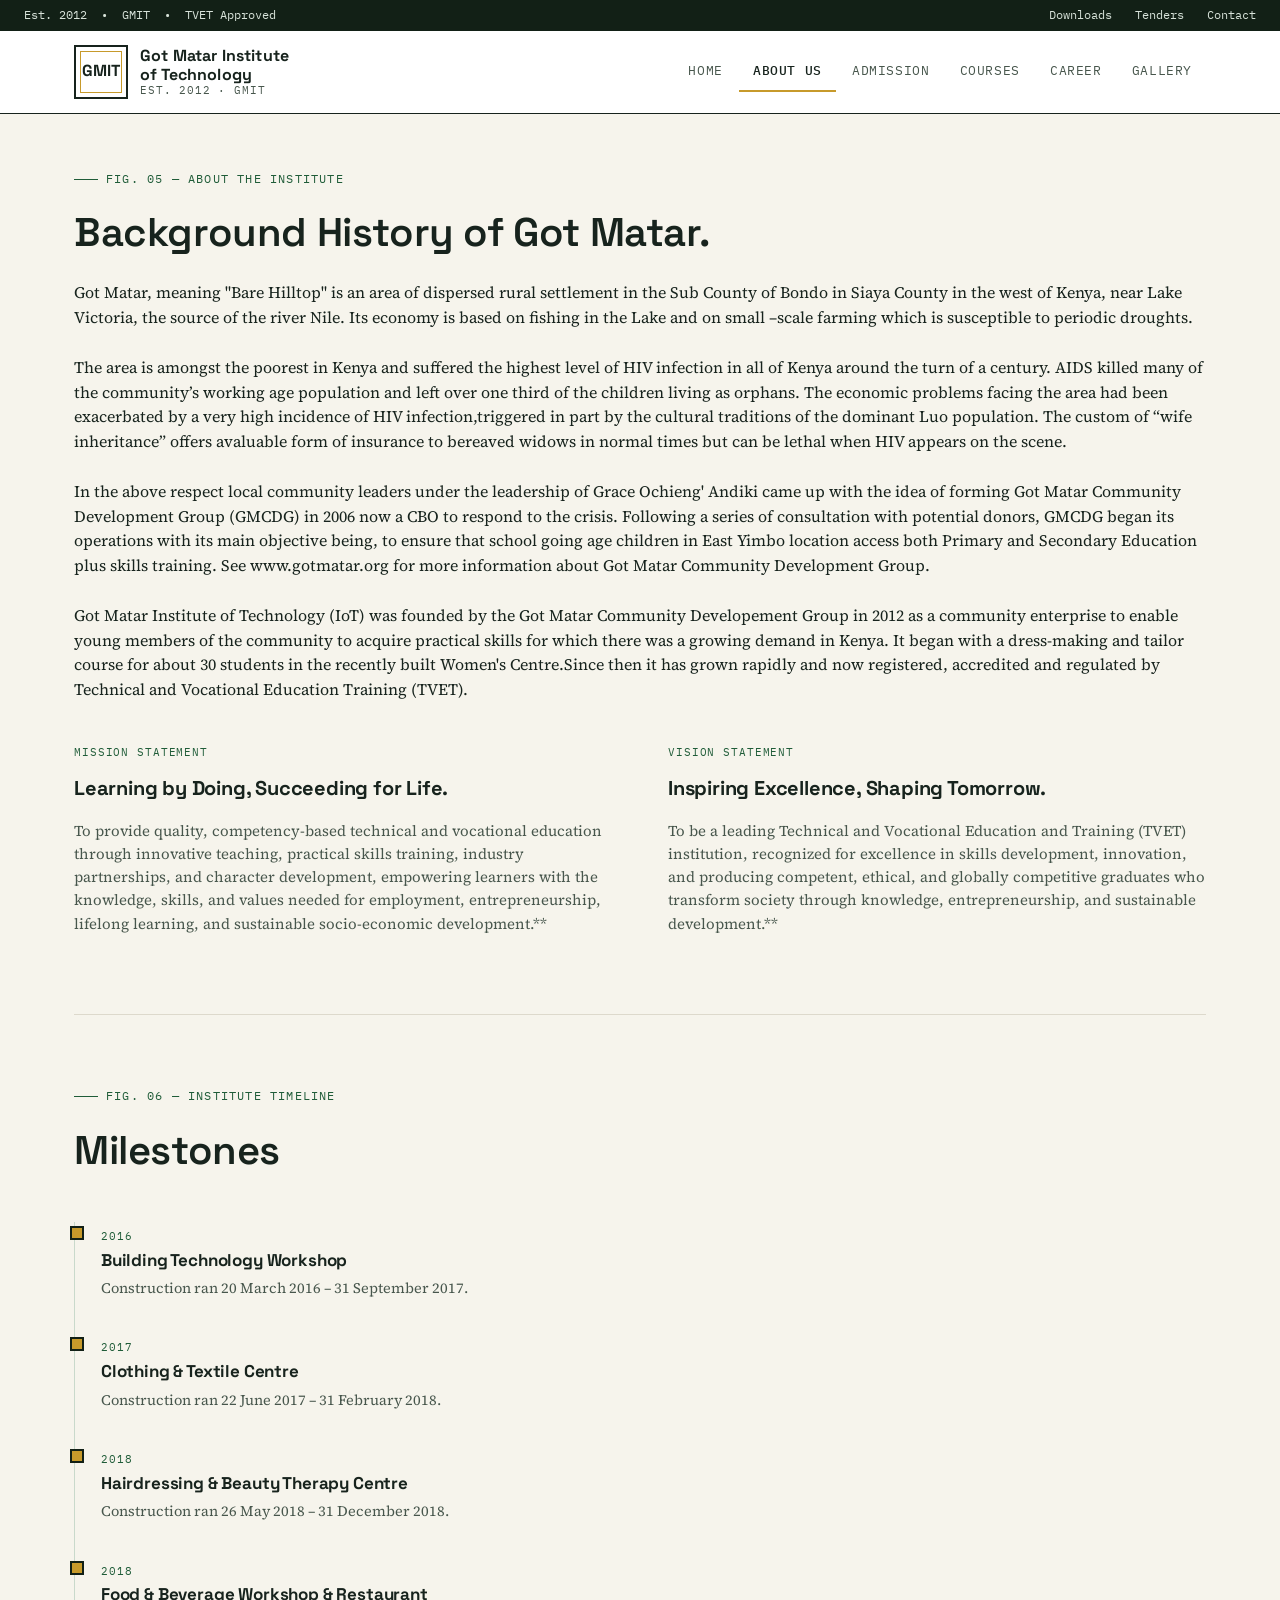
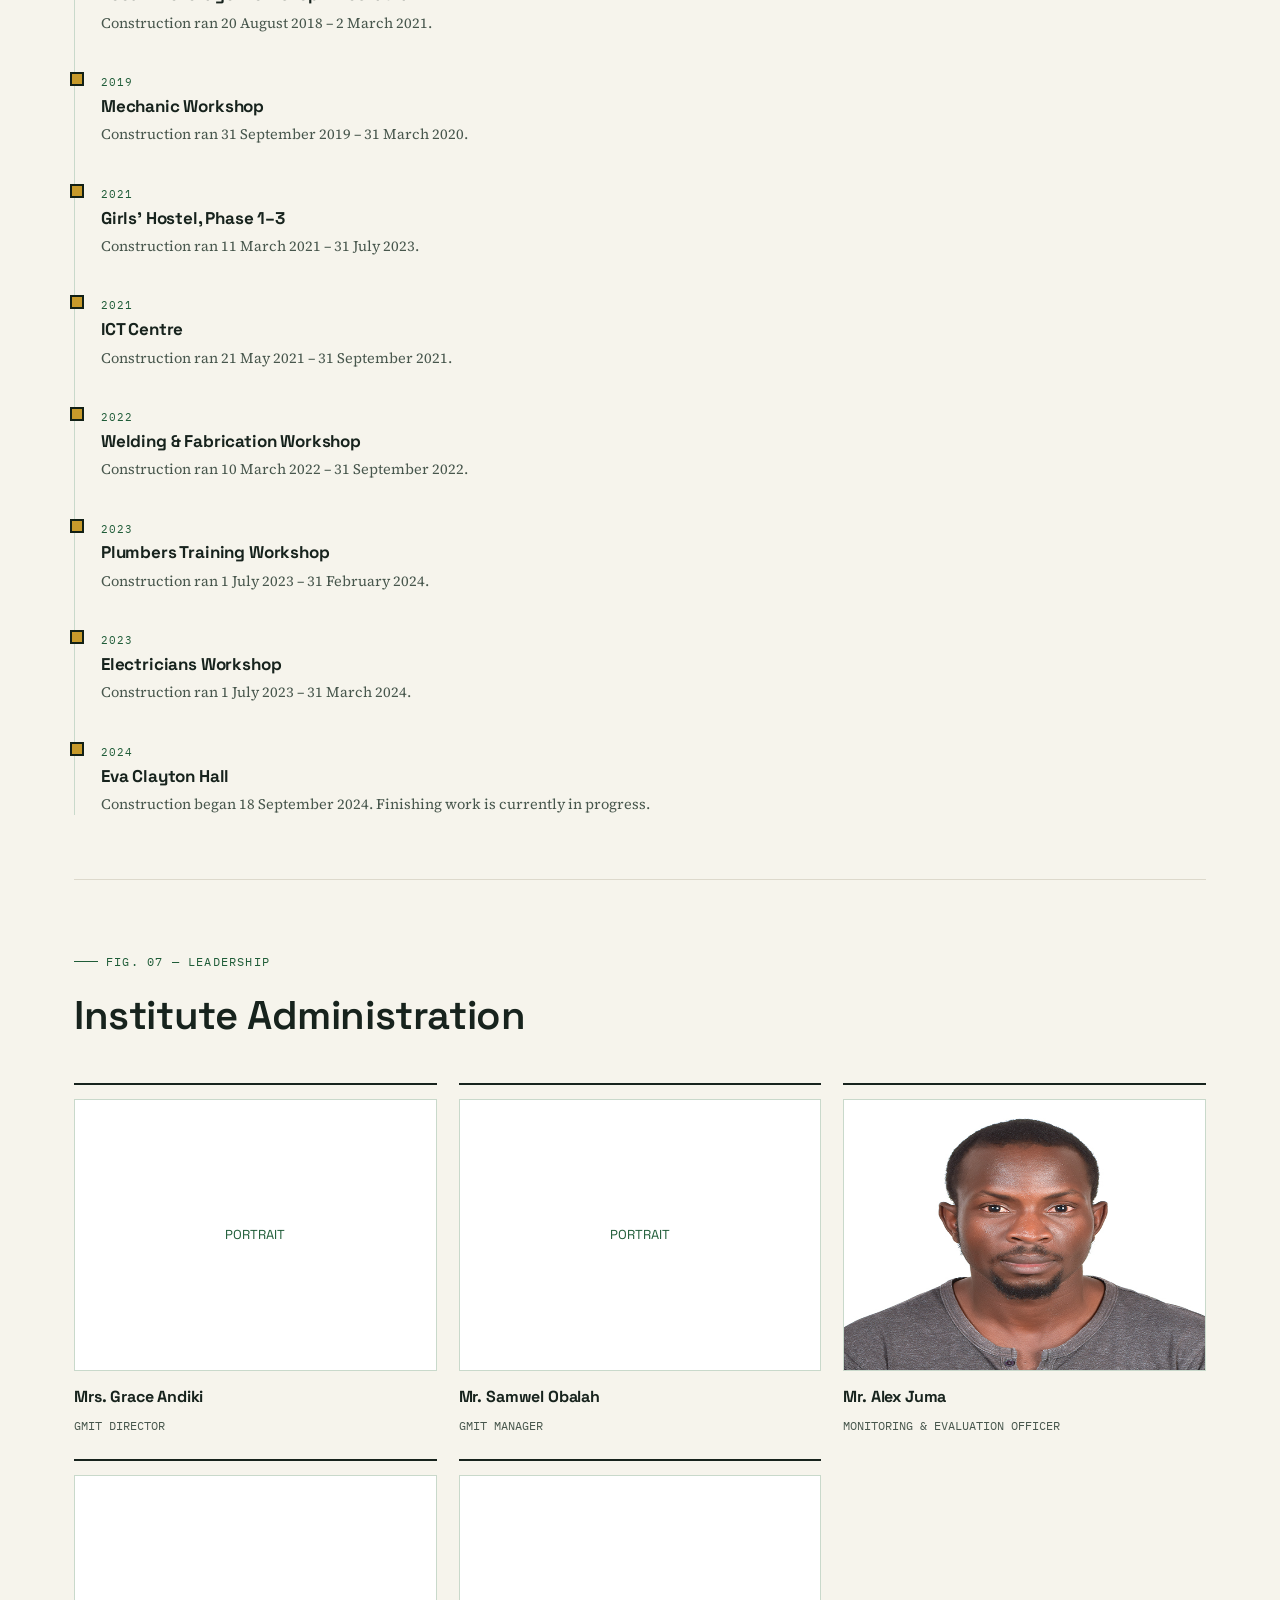
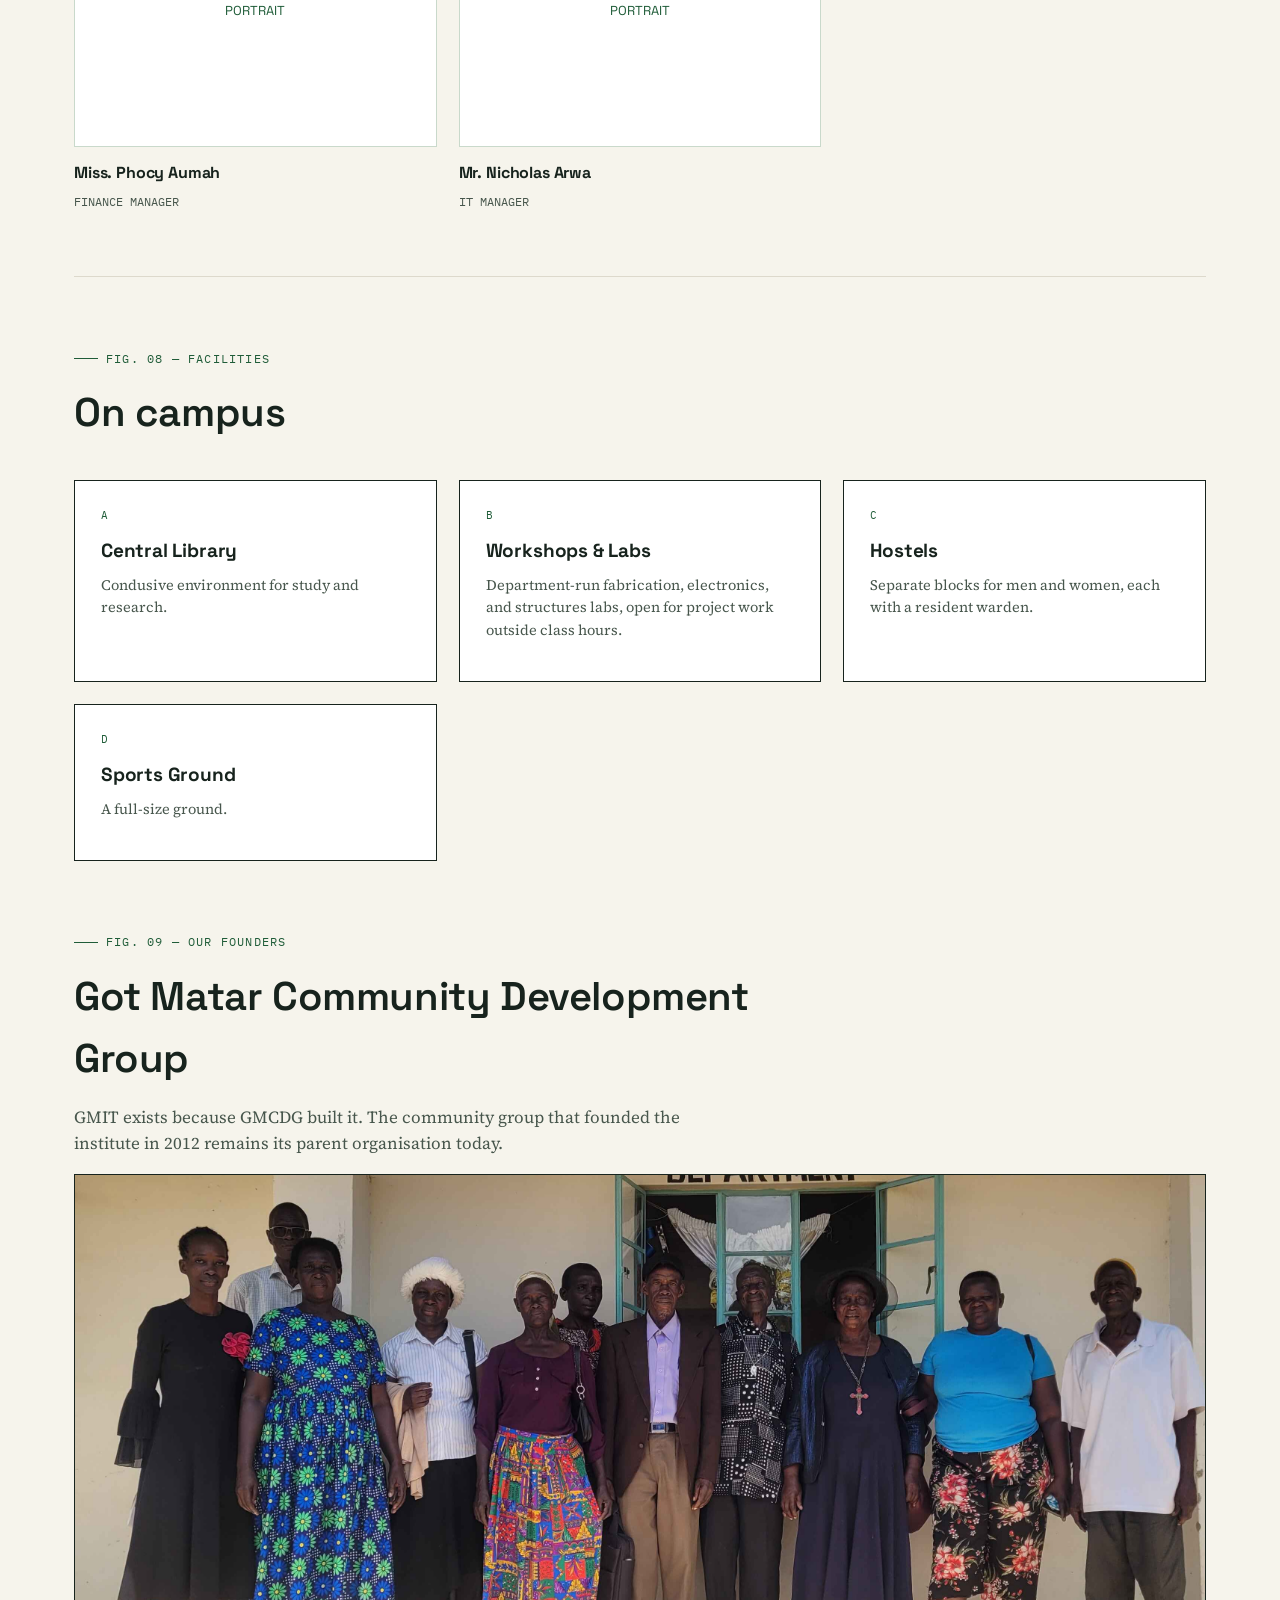
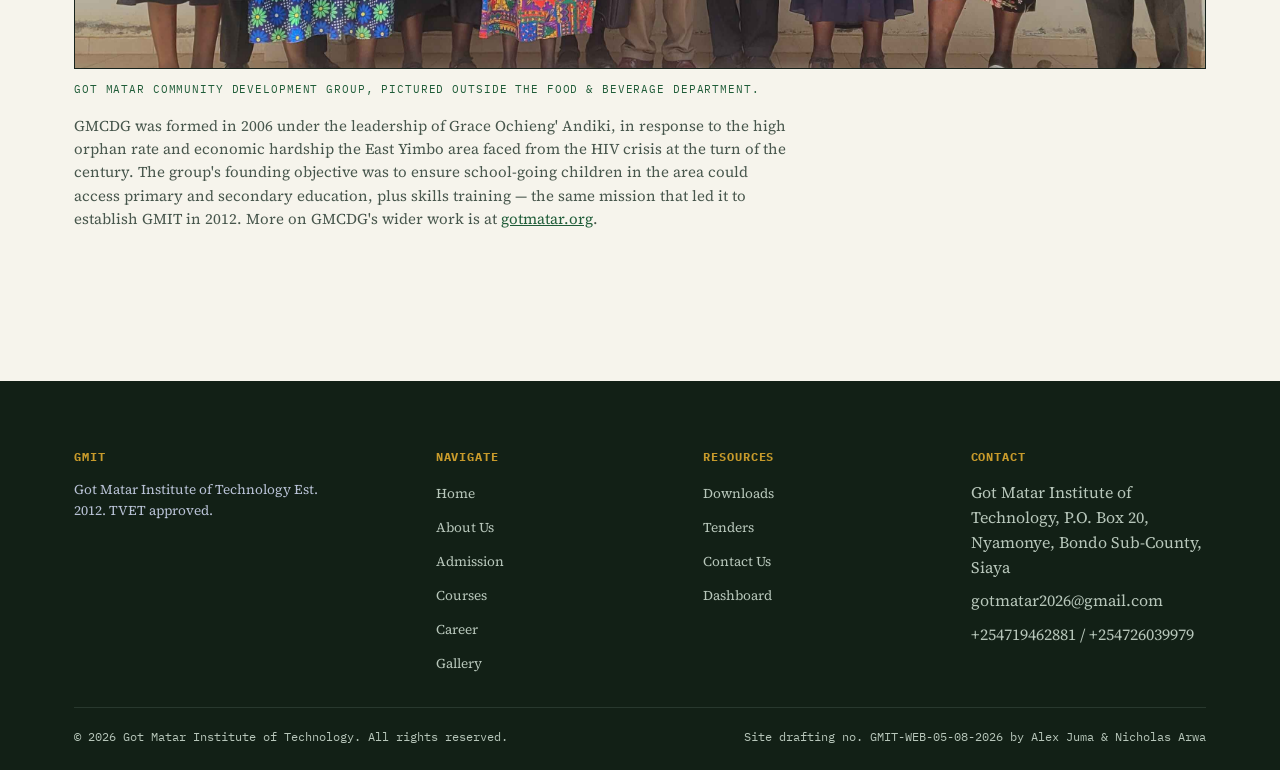
<file: about.html>
<!DOCTYPE html>
<html lang="en">
<head>
<meta charset="UTF-8">
<meta name="viewport" content="width=device-width, initial-scale=1.0">
<title>About Us | Got Matar Institute of Technology</title>
<meta name="description" content="The history, mission, leadership, and campus facilities of Got Matar Institute of Technology.">
<link rel="preconnect" href="https://fonts.googleapis.com">
<link href="https://fonts.googleapis.com/css2?family=Space+Grotesk:wght@400;500;600;700&family=Source+Serif+4:opsz,wght@8..60,400;8..60,600;8..60,700&family=IBM+Plex+Mono:wght@400;500&display=swap" rel="stylesheet">
<link rel="stylesheet" href="css/styles.css">
</head>
<body>
<a class="skip-link" href="#main">Skip to content</a>
<div id="topbar"></div>
<header class="site">
  <div id="nav-container"></div>
</header>

<main id="main">

  <section style="padding-top:48px;">
    <div class="eyebrow">Fig. 05 &mdash; About the Institute</div>
    <h2 class="section-title">Background History of Got Matar.</h2>
    <p > <!---class="lede"--->
    Got Matar, meaning "Bare Hilltop" is an area of dispersed rural settlement in the Sub County of Bondo in Siaya County 
    in the west of Kenya, near Lake Victoria, the source of the river Nile. Its economy is based on fishing in the Lake and 
    on small –scale farming which is susceptible to periodic droughts.
    <br><br>
    The area is amongst the poorest in Kenya and suffered the highest level of HIV infection in all of Kenya around the turn 
    of a century. AIDS killed many of the community’s working age population and left over one third of the children living as 
    orphans. The economic problems facing the area had been exacerbated by a very high incidence of HIV infection,triggered in 
    part by the cultural traditions of the dominant Luo population. The custom of “wife inheritance” offers avaluable form of 
    insurance to bereaved widows in normal times but can be lethal when HIV appears on the scene.
    <br><br>
    In the above respect local community leaders under the leadership of Grace Ochieng' Andiki came up with the idea of forming 
    Got Matar Community Development Group (GMCDG) in 2006 now a CBO to respond to the crisis. Following a series of consultation 
    with potential donors, GMCDG began its operations with its main objective being, to ensure that school going age children in 
    East Yimbo location access both Primary and Secondary Education plus skills training. See <hyper>www.gotmatar.org</hyper> 
    for more information about Got Matar Community Development Group.
    <br><br>
    Got Matar Institute of Technology (IoT) was founded by the Got Matar Community Developement Group in 2012 as a community 
    enterprise to enable young members of the community to acquire practical skills for which there was a growing demand in Kenya. 
    It began with a dress-making and tailor course for about 30 students in the recently built Women's Centre.Since then it has 
    grown rapidly and now registered, accredited and regulated by Technical and Vocational Education Training (TVET).
  </p>

    <div class="split">
      <div>
        <span class="fig-label">Mission Statement</span>
        <h3 style="font-size:20px; margin:10px 0 10px;">Learning by Doing, Succeeding for Life.</h3>
        <p style="color:var(--ink-soft); font-size:15px;">To provide quality, competency-based technical and vocational education 
          through innovative teaching, practical skills training, industry partnerships, and character development, empowering 
          learners with the knowledge, skills, and values needed for employment, entrepreneurship, lifelong learning, and sustainable 
          socio-economic development.**
        </p>
      </div>
      <div>
        <span class="fig-label">Vision Statement</span>
        <h3 style="font-size:20px; margin:10px 0 10px;">Inspiring Excellence, Shaping Tomorrow.</h3>
        <p style="color:var(--ink-soft); font-size:15px;">To be a leading Technical and Vocational Education and Training (TVET) institution, 
          recognized for excellence in skills development, innovation, and producing competent, ethical, and globally competitive graduates who 
          transform society through knowledge, entrepreneurship, and sustainable development.**
        </p>
      </div>
    </div>
  </section>

  <section>
    <div class="eyebrow">Fig. 06 &mdash; Institute Timeline</div>
    <h2 class="section-title">Milestones</h2>
    <div class="timeline">
      <div class="tl-item"><span class="fig-label">2016</span><h4>Building Technology Workshop</h4><p>Construction ran 20 March 2016 &ndash; 31 September 2017.</p></div>
      <div class="tl-item"><span class="fig-label">2017</span><h4>Clothing &amp; Textile Centre</h4><p>Construction ran 22 June 2017 &ndash; 31 February 2018.</p></div>
      <div class="tl-item"><span class="fig-label">2018</span><h4>Hairdressing &amp; Beauty Therapy Centre</h4><p>Construction ran 26 May 2018 &ndash; 31 December 2018.</p></div>
      <div class="tl-item"><span class="fig-label">2018</span><h4>Food &amp; Beverage Workshop &amp; Restaurant</h4><p>Construction ran 20 August 2018 &ndash; 2 March 2021.</p></div>
      <div class="tl-item"><span class="fig-label">2019</span><h4>Mechanic Workshop</h4><p>Construction ran 31 September 2019 &ndash; 31 March 2020.</p></div>
      <div class="tl-item"><span class="fig-label">2021</span><h4>Girls&rsquo; Hostel, Phase 1&ndash;3</h4><p>Construction ran 11 March 2021 &ndash; 31 July 2023.</p></div>
      <div class="tl-item"><span class="fig-label">2021</span><h4>ICT Centre</h4><p>Construction ran 21 May 2021 &ndash; 31 September 2021.</p></div>
      <div class="tl-item"><span class="fig-label">2022</span><h4>Welding &amp; Fabrication Workshop</h4><p>Construction ran 10 March 2022 &ndash; 31 September 2022.</p></div>
      <div class="tl-item"><span class="fig-label">2023</span><h4>Plumbers Training Workshop</h4><p>Construction ran 1 July 2023 &ndash; 31 February 2024.</p></div>
      <div class="tl-item"><span class="fig-label">2023</span><h4>Electricians Workshop</h4><p>Construction ran 1 July 2023 &ndash; 31 March 2024.</p></div>
      <div class="tl-item"><span class="fig-label">2024</span><h4>Eva Clayton Hall</h4><p>Construction began 18 September 2024. Finishing work is currently in progress.</p></div>
    </div>
  </section>

  <section>
    <div class="eyebrow">Fig. 07 &mdash; Leadership</div>
    <h2 class="section-title">Institute Administration</h2>
    <div class="people-grid">
      <div class="person"><div class="avatar">PORTRAIT</div><h4>Mrs. Grace Andiki</h4><span>GMIT Director</span></div>
      <div class="person"><div class="avatar">PORTRAIT</div><h4>Mr. Samwel Obalah</h4><span>GMIT Manager</span></div>
      <div class="person"><div class="avatar"><img src="images/oj.jpg" alt="GMIT campus layout" width="100%" height="100%"></div><h4>Mr. Alex Juma</h4><span>Monitoring & Evaluation Officer</span></div>
      <div class="person"><div class="avatar">PORTRAIT</div><h4>Miss. Phocy Aumah</h4><span>Finance Manager</span></div>
      <div class="person"><div class="avatar">PORTRAIT</div><h4>Mr. Nicholas Arwa</h4><span>IT Manager</span></div>
    </div>
  </section>

  <section>
    <div class="eyebrow">Fig. 08 &mdash; Facilities</div>
    <h2 class="section-title">On campus</h2>
    <div class="grid-3">
      <div class="card"><span class="fig-label">A</span><h3>Central Library</h3><p>Condusive environment for study and research.</p></div>
      <div class="card"><span class="fig-label">B</span><h3>Workshops &amp; Labs</h3><p>Department-run fabrication, electronics, and structures labs, open for project work outside class hours.</p></div>
      <div class="card"><span class="fig-label">C</span><h3>Hostels</h3><p>Separate blocks for men and women, each with a resident warden.</p></div>
      <div class="card"><span class="fig-label">D</span><h3>Sports Ground</h3><p>A full-size ground.</p></div>
    </div>
  <section>
    <div class="eyebrow">Fig. 09 &mdash; Our Founders</div>
    <h2 class="section-title">Got Matar Community Development Group</h2>
    <p class="lede">GMIT exists because GMCDG built it. The community group that founded the institute in 2012
      remains its parent organisation today.</p>
    <div style="aspect-ratio:16/7; overflow:hidden; border:1px solid var(--ink); background:var(--paper-raised);">
      <img src="images/gmcdg/founders-group.jpg" alt="Got Matar Community Development Group outside the Food & Beverage Department building"
        style="width:100%; height:100%; object-fit:cover; display:block;">
    </div>
    <p class="fig-label" style="margin-top:12px;">Got Matar Community Development Group, pictured outside the Food
      &amp; Beverage Department.</p>
    <p style="color:var(--ink-soft); font-size:15px; max-width:720px; margin-top:16px;">
      GMCDG was formed in 2006 under the leadership of Grace Ochieng' Andiki, in response to the high orphan rate
      and economic hardship the East Yimbo area faced from the HIV crisis at the turn of the century. The group's
      founding objective was to ensure school-going children in the area could access primary and secondary
      education, plus skills training &mdash; the same mission that led it to establish GMIT in 2012. More on
      GMCDG's wider work is at <a href="https://www.gotmatar.org" style="color:var(--line-blue);">gotmatar.org</a>.
    </p>
  </section>
</main>

<footer>
  <div id="footer"></div>
</footer>

<script src="js/script.js"></script>
</body>
</html>
</file>
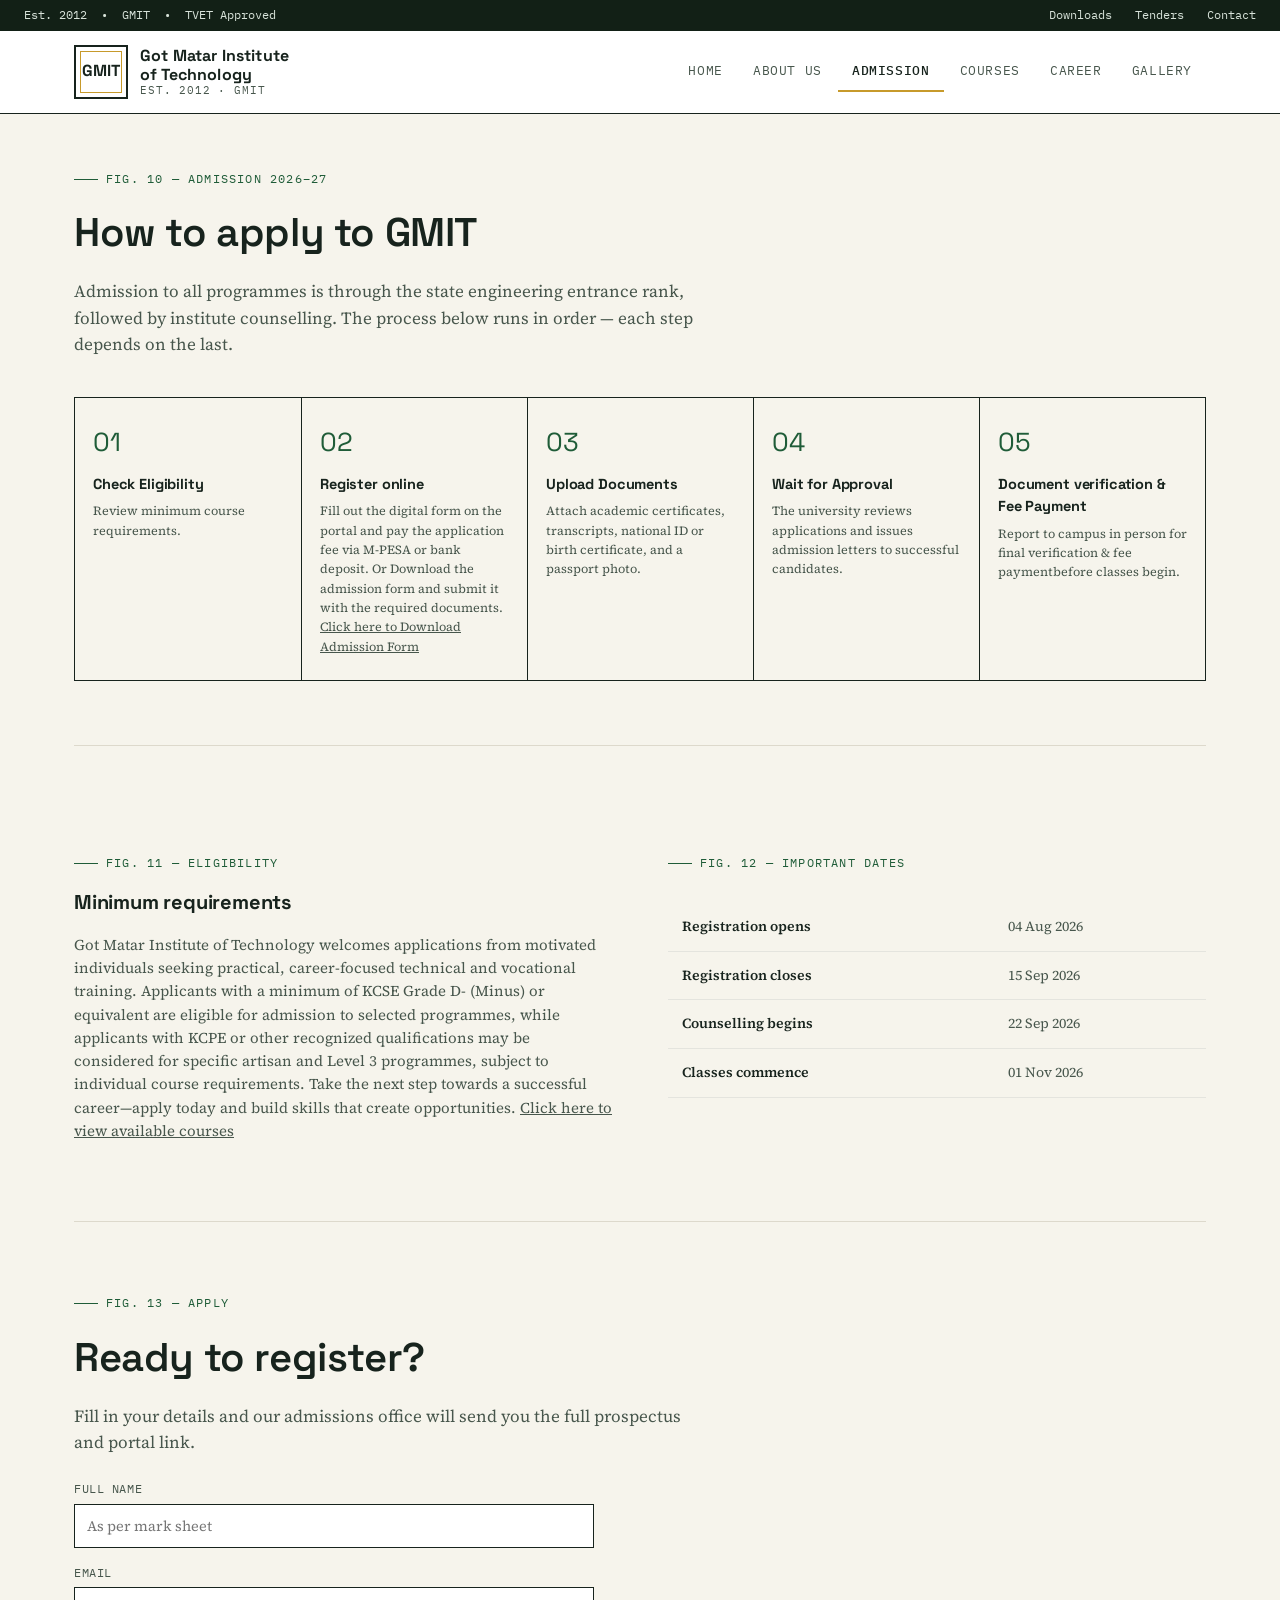
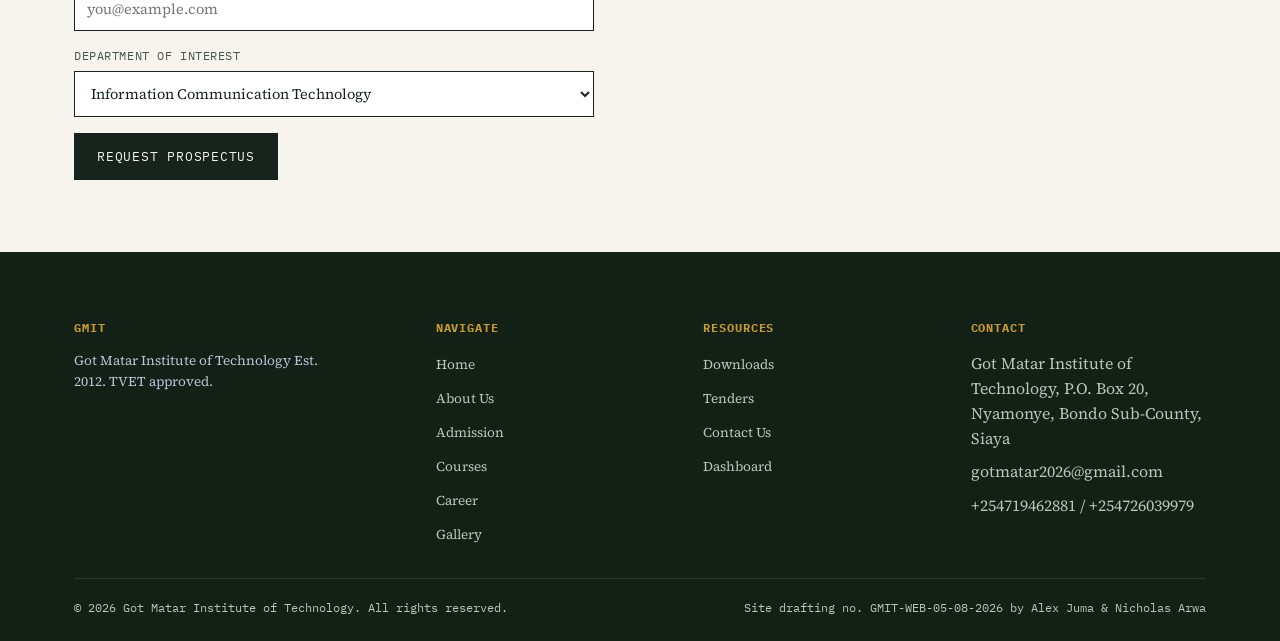
<file: admission.html>
<!DOCTYPE html>
<html lang="en">
<head>
<meta charset="UTF-8">
<meta name="viewport" content="width=device-width, initial-scale=1.0">
<title>Admission | Got Matar Institute of Technology</title>
<meta name="description" content="How to apply to GMIT's undergraduate engineering programmes for 2026–27, including eligibility and dates.">
<link rel="preconnect" href="https://fonts.googleapis.com">
<link href="https://fonts.googleapis.com/css2?family=Space+Grotesk:wght@400;500;600;700&family=Source+Serif+4:opsz,wght@8..60,400;8..60,600;8..60,700&family=IBM+Plex+Mono:wght@400;500&display=swap" rel="stylesheet">
<link rel="stylesheet" href="css/styles.css">
</head>
<body>
<a class="skip-link" href="#main">Skip to content</a>
<div id="topbar"></div>
<header class="site">
  <div id="nav-container"></div>
</header>

<main id="main">

  <section style="padding-top:48px;">
    <div class="eyebrow">Fig. 10 &mdash; Admission 2026&ndash;27</div>
    <h2 class="section-title">How to apply to GMIT</h2>
    <p class="lede">Admission to all programmes is through the state engineering entrance rank, followed by institute counselling. The process below runs in order &mdash; each step depends on the last.</p>

    <div class="steps">
      <div class="step"><span class="num">01</span><h4>Check Eligibility</h4><p>Review minimum course requirements.</p></div>
      <div class="step"><span class="num">02</span><h4>Register online</h4><p>Fill out the digital form on the portal and pay the application fee via M-PESA or bank deposit. Or Download the admission form and submit it with the required documents. <a href="downloads/gmit_admission_form.pdf" onclick="return true; " target="_blank">Click here to Download Admission Form</a></p></div>
      <div class="step"><span class="num">03</span><h4>Upload Documents</h4><p>Attach academic certificates, transcripts, national ID or birth certificate, and a passport photo.</p></div>
      <div class="step"><span class="num">04</span><h4>Wait for Approval</h4><p>The university reviews applications and issues admission letters to successful candidates.</p></div>
      <div class="step"><span class="num">05</span><h4>Document verification & Fee Payment</h4><p>Report to campus in person for final verification & fee paymentbefore classes begin.</p></div>
    </div>
  </section>

  <section>
    <div class="split">
      <div>
        <div class="eyebrow">Fig. 11 &mdash; Eligibility</div>
        <h3 style="font-size:20px; margin-bottom:14px;">Minimum requirements</h3>
        <p style="color:var(--ink-soft); font-size:15px;">Got Matar Institute of Technology welcomes applications from motivated 
          individuals seeking practical, career-focused technical and vocational training. Applicants with a minimum of KCSE 
          Grade D- (Minus) or equivalent are eligible for admission to selected programmes, while applicants with KCPE or other recognized 
          qualifications may be considered for specific artisan and Level 3 programmes, subject to individual course requirements. 
          Take the next step towards a successful career—apply today and build skills that create opportunities. <a href="courses.html" onclick="return true;">Click here to view available courses</a></p>
      </div>
      <div>
        <div class="eyebrow">Fig. 12 &mdash; Important Dates</div>
        <table>
          <tbody>
            <tr><td><strong>Registration opens</strong></td><td>04 Aug 2026</td></tr>
            <tr><td><strong>Registration closes</strong></td><td>15 Sep 2026</td></tr>
            <tr><td><strong>Counselling begins</strong></td><td>22 Sep 2026</td></tr>
            <tr><td><strong>Classes commence</strong></td><td>01 Nov 2026</td></tr>
          </tbody>
        </table>
      </div>
    </div>
  </section>

  <section>
    <div class="eyebrow">Fig. 13 &mdash; Apply</div>
    <h2 class="section-title">Ready to register?</h2>
    <p class="lede">Fill in your details and our admissions office will send you the full prospectus and portal link.</p>
    <form onsubmit="return false;">
      <div>
        <label for="a-name">Full name</label>
        <input id="a-name" type="text" placeholder="As per mark sheet">
      </div>
      <div>
        <label for="a-email">Email</label>
        <input id="a-email" type="email" placeholder="you@example.com">
      </div>
      <div>
        <label for="a-dept">Department of interest</label>
        <select id="a-dept">
          <option>Information Communication Technology</option>
          <option>Electrical & Electronics Engineering</option>
          <option>Mechanical Engineering </option>
          <option>Building Technology</option>
          <option>Fashion Design & Garment Making</option>
          <option>Food and Beverage </option>
          <option>Hairdressing & Beauty Therapy</option>
        </select>
      </div>
      <button type="submit" class="btn btn-primary" style="width:fit-content; border:1px solid var(--ink);">Request Prospectus</button>
    </form>
  </section>
</main>

<footer>
  <div id="footer"></div>
</footer>

<script src="js/script.js"></script>
</body>
</html>
</file>
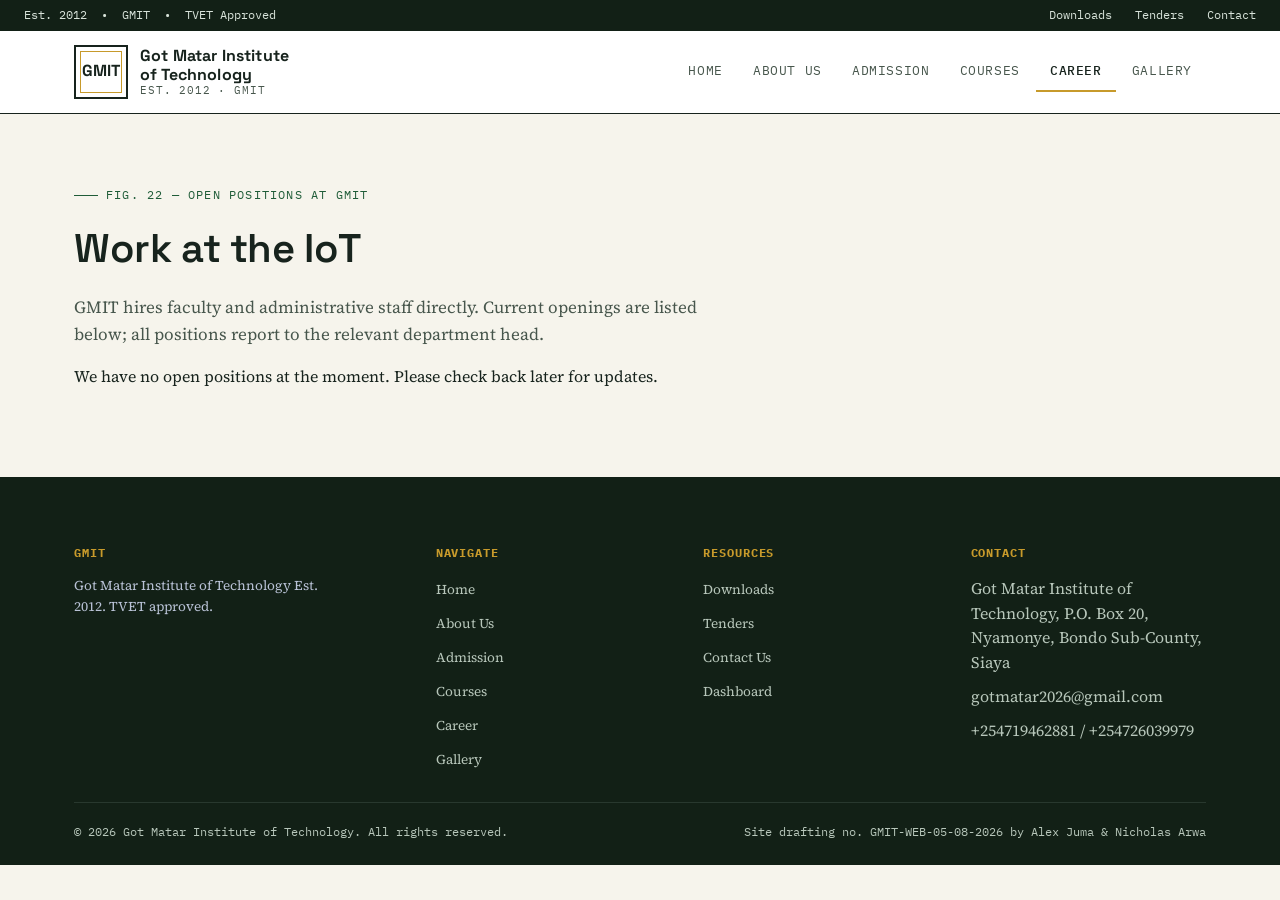
<file: career.html>
<!DOCTYPE html>
<html lang="en">
<head>
<meta charset="UTF-8">
<meta name="viewport" content="width=device-width, initial-scale=1.0">
<title>Career | Got Matar Institute of Technology</title>
<meta name="description" content="GMIT placement statistics, recruiters, and current staff openings at the institute.">
<link rel="preconnect" href="https://fonts.googleapis.com">
<link href="https://fonts.googleapis.com/css2?family=Space+Grotesk:wght@400;500;600;700&family=Source+Serif+4:opsz,wght@8..60,400;8..60,600;8..60,700&family=IBM+Plex+Mono:wght@400;500&display=swap" rel="stylesheet">
<link rel="stylesheet" href="css/styles.css">
</head>
<body>
<a class="skip-link" href="#main">Skip to content</a>
<div id="topbar"></div>
<header class="site">
  <div id="nav-container"></div>
</header>

<main id="main">

  <!---<section style="padding-top:48px;">
    <div class="eyebrow">Fig. 17 &mdash; Career &amp; Placements</div>
    <h2 class="section-title">Where GMIT graduates go</h2>
    <p class="lede">The placement cell runs recruitment drives from August through March each year, alongside internship placements after the sixth semester.</p>
    <div class="stat-strip">
      <div class="stat"><span class="fig-label">Offer Rate</span><strong>94%</strong><span class="label">eligible students, 2026 batch</span></div>
      <div class="stat"><span class="fig-label">Recruiters</span><strong>40+</strong><span class="label">companies on campus, 2025&ndash;26</span></div>
      <div class="stat"><span class="fig-label">Top Package</span><strong>&#8377;18L</strong><span class="label">highest annual CTC, 2026 batch</span></div>
      <div class="stat"><span class="fig-label">Median Package</span><strong>&#8377;6.2L</strong><span class="label">across all departments</span></div>
    </div>
  </section>--->

  <section>
    <div class="eyebrow">Fig. 22 &mdash; Open Positions at GMIT</div>
    <h2 class="section-title">Work at the IoT</h2>
    <p class="lede">GMIT hires faculty and administrative staff directly. Current openings are listed below; all positions report to the relevant department head.</p>

    <!---<div style="margin-top:30px;">
      <div class="job-card">
        <div class="row"><h4>Assistant Professor &mdash; Computer Science &amp; Engineering</h4><span class="tag">Full-time</span></div>
        <div class="meta">Dept. of CSE &nbsp;&middot;&nbsp; Gotmatar Campus &nbsp;&middot;&nbsp; PhD preferred</div>
        <p>Teach undergraduate courses in data structures and operating systems; supervise final-year projects.</p>
      </div>
      <div class="job-card">
        <div class="row"><h4>Lab Technician &mdash; Electronics Workshop</h4><span class="tag">Full-time</span></div>
        <div class="meta">Dept. of ECE &nbsp;&middot;&nbsp; Gotmatar Campus &nbsp;&middot;&nbsp; Diploma or B.Tech</div>
        <p>Maintain lab equipment, assist practical sessions, and support student PCB fabrication runs.</p>
      </div>
      <div class="job-card">
        <div class="row"><h4>Placement Officer</h4><span class="tag">Full-time</span></div>
        <div class="meta">Placement Cell &nbsp;&middot;&nbsp; Gotmatar Campus &nbsp;&middot;&nbsp; 3+ yrs experience</div>
        <p>Coordinate recruiter relationships, schedule campus drives, and track offer data across departments.</p>
      </div>
    </div>--->
    <p>We have no open positions at the moment. Please check back later for updates.</p>
  </section>
</main>

<footer>
  <div id="footer"></div>
</footer>

<script src="js/script.js"></script>
</body>
</html>
</file>
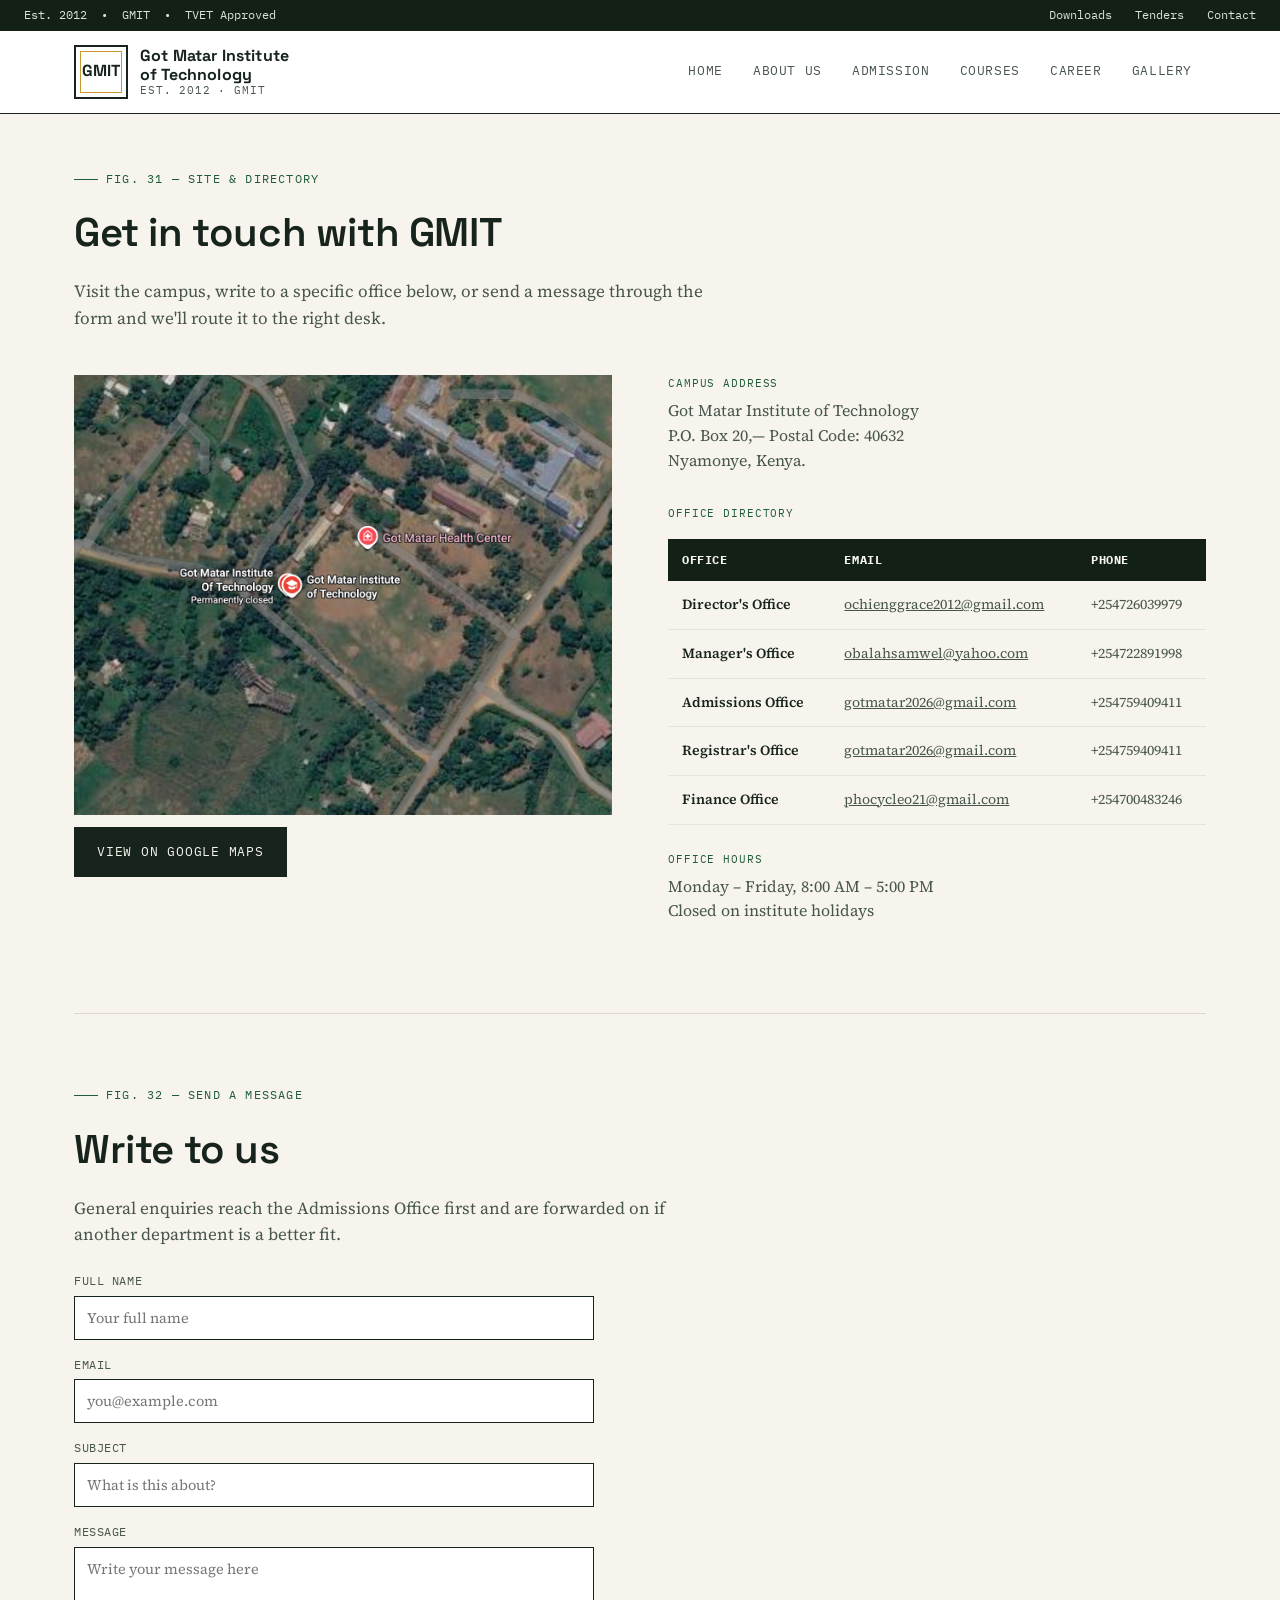
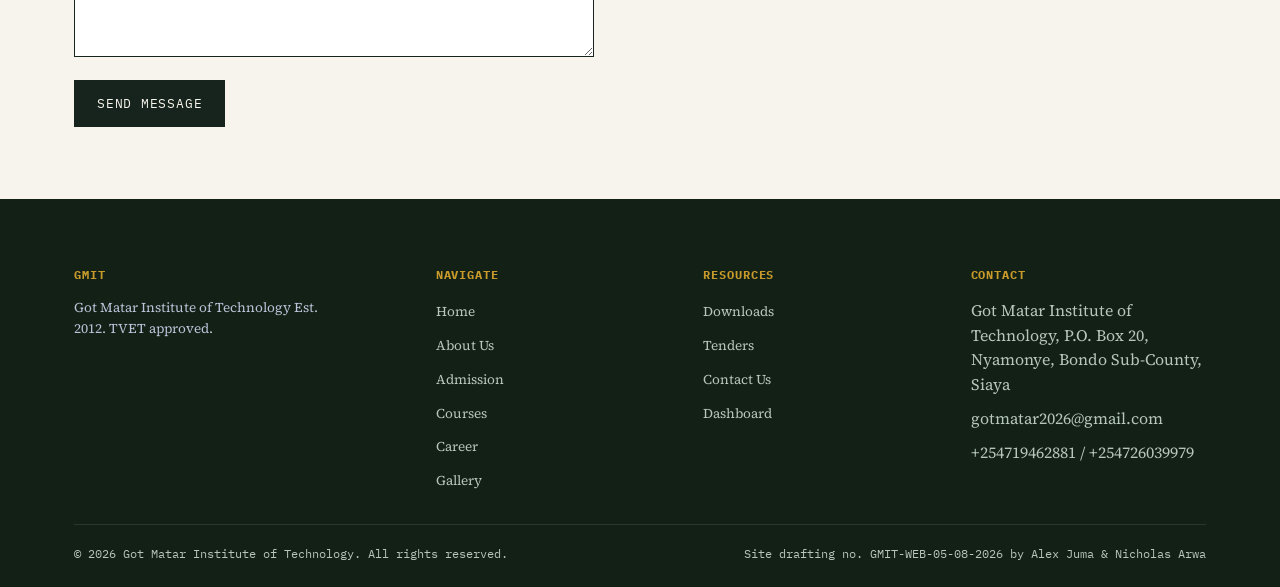
<file: contact.html>
<!DOCTYPE html>
<html lang="en">

<head>
  <meta charset="UTF-8">
  <meta name="viewport" content="width=device-width, initial-scale=1.0">
  <title>Contact Us | Got Matar Institute of Technology</title>
  <meta name="description"
    content="Campus address, office directory, and a message form for Got Matar Institute of Technology.">
  <link rel="preconnect" href="https://fonts.googleapis.com">
  <link
    href="https://fonts.googleapis.com/css2?family=Space+Grotesk:wght@400;500;600;700&family=Source+Serif+4:opsz,wght@8..60,400;8..60,600;8..60,700&family=IBM+Plex+Mono:wght@400;500&display=swap"
    rel="stylesheet">
  <link rel="stylesheet" href="css/styles.css">
</head>

<body>
  <a class="skip-link" href="#main">Skip to content</a>
  <div id="topbar"></div>
  <header class="site">
    <div id="nav-container"></div>
  </header>

  <main id="main">

    <!-- ===== Campus locator + office directory ===== -->
    <section style="padding-top:48px;">
      <div class="eyebrow">Fig. 31 &mdash; Site &amp; Directory</div>
      <h2 class="section-title">Get in touch with GMIT</h2>
      <p class="lede">Visit the campus, write to a specific office below, or send a message through the form and we'll
        route it to the right desk.</p>

      <div class="split" style="margin-top:44px;">

        <!-- IoT on map-->
        <div>
          <image src="images/gmappic.png" alt="Campus site plan" class="photo-frame wide">
            <a href="https://maps.app.goo.gl/KcyDaRXuj53YM5XW9" target="_blank"
              class="btn btn-primary" style="margin-top:12px;">View on Google Maps</a>
        </div>

        <!-- Address, office directory, hours -->
        <div>
          <div class="contact-block">
            <span class="fig-label">Campus Address</span>
            <address style="font-style:normal; margin:0; color:var(--ink-soft);">
              Got Matar Institute of Technology<br>
              P.O. Box 20,&mdash; Postal Code: 40632<br>
              Nyamonye, Kenya.
            </address>
          </div>

          <span class="fig-label">Office Directory</span>
          <table>
            <thead>
              <tr>
                <th>Office</th>
                <th>Email</th>
                <th>Phone</th>
              </tr>
            </thead>
            <tbody>
              <tr>
                <td><strong>Director's Office</strong></td>
                <td><a href="ochienggrace2012@gmail.com">ochienggrace2012@gmail.com</a></td>
                <td>+254726039979</td>
              </tr>
              <tr>
                <td><strong>Manager's Office</strong></td>
                <td><a href="obalahsamwel@yahoo.com">obalahsamwel@yahoo.com</a></td>
                <td>+254722891998</td>
              </tr>
              <tr>
                <td><strong>Admissions Office</strong></td>
                <td><a href="mailto:gotmatar2026@gmail.com">gotmatar2026@gmail.com</a></td>
                <td>+254759409411</td>
              </tr>
              <tr>
                <td><strong>Registrar's Office</strong></td>
                <td><a href="mailto:gotmatar2026@gmail.com">gotmatar2026@gmail.com</a></td>
                <td>+254759409411</td>
              </tr>
              <tr>
                <td><strong>Finance Office</strong></td>
                <td><a href="mailto:phocycleo21@gmail.com">phocycleo21@gmail.com</a></td>
                <td>+254700483246</td>
              </tr>
            </tbody>
          </table>

          <div class="contact-block" style="margin-top:26px;">
            <span class="fig-label">Office Hours</span>
            <p>Monday &ndash; Friday, 8:00 AM &ndash; 5:00 PM<br>Closed on institute holidays</p>
          </div>
        </div>

      </div>
    </section>

    <!-- ===== Message form ===== -->
    <section>
      <div class="eyebrow">Fig. 32 &mdash; Send a Message</div>
      <h2 class="section-title">Write to us</h2>
      <p class="lede">General enquiries reach the Admissions Office first and are forwarded on if another department is
        a better fit.</p>

      <form action="https://formsubmit.co/se.ojalex@gmail.com" method="POST">
        <div>
          <label for="c-name">Full Name</label>
          <input id="c-name" type="text" name="name" placeholder="Your full name" required>
        </div>
        <div>
          <label for="c-email">Email</label>
          <input id="c-email" type="email" name="email" placeholder="you@example.com" required>
        </div>
        <div>
          <label for="c-subject">Subject</label>
          <input id="c-subject" type="text" name="subject" placeholder="What is this about?" required>
        </div>
        <div>
          <label for="c-msg">Message</label>
          <textarea id="c-msg" name="message" placeholder="Write your message here" required></textarea>
        </div>
        <button class="btn btn-primary" type="submit" style="width:fit-content;">Send Message</button>
      </form>
    </section>

  </main>

  <footer>
    <div id="footer"></div>
  </footer>

  <script src="js/script.js"></script>
</body>

</html>
<!---<!DOCTYPE html>
<html lang="en">
<head>
<meta charset="UTF-8">
<meta name="viewport" content="width=device-width, initial-scale=1.0">
<title>Contact Us | Got Matar Institute of Technology</title>
<meta name="description" content="Campus address, office contacts, and a message form for Got Matar Institute of Technology.">
<link rel="preconnect" href="https://fonts.googleapis.com">
<link href="https://fonts.googleapis.com/css2?family=Space+Grotesk:wght@400;500;600;700&family=Source+Serif+4:opsz,wght@8..60,400;8..60,600;8..60,700&family=IBM+Plex+Mono:wght@400;500&display=swap" rel="stylesheet">
<link rel="stylesheet" href="css/styles.css">
</head>
<body>
<a class="skip-link" href="#main">Skip to content</a>
<div class="topbar">
  <span>Est. 2012 &nbsp;&bull;&nbsp; GMIT, &nbsp;&bull;&nbsp; TIVET Approved</span>
  <span>
    <a href="tenders.html">Tenders</a>
    <a href="contact.html">Contact</a>
  </span>
</div>
<header class="site">
  <div class="nav-wrap">
    <a href="index.html" class="brand">
      <span class="brand-mark">GMIT</span>
      <span class="brand-text">
        <strong>Got Matar Institute<br>of Technology</strong>
        <span>Est. 1998 &middot; GMIT</span>
      </span>
    </a>
    <button class="nav-toggle" id="navToggle" aria-label="Toggle navigation" aria-expanded="false"><span></span></button>
    <nav class="primary" id="primaryNav">
      <ul>
        <li><a href="index.html">Home</a></li>
        <li><a href="about.html">About Us</a></li>
        <li><a href="admission.html">Admission</a></li>
        <li><a href="career.html">Career</a></li>
        <li><a href="tenders.html">Tenders</a></li>
        <li><a href="contact.html" class="active">Contact Us</a></li>
      </ul>
    </nav>
  </div>
</header>

<main id="main">
  <section style="padding-top:48px;">
    <div class="eyebrow">Fig. 16 &mdash; Contact</div>
    <h2 class="section-title">Get in touch with GMIT</h2>

    <div class="split">
                   <div class="site-plan grid-bg blueprint-frame">
                    <div style="position:relative; height:100%;">
                      <div class="campus-block" style="top:8%; left:10%; width:36%; height:30%;"></div>
                      <div class="campus-block" style="top:44%; left:10%; width:36%; height:22%;"></div>
                      <div class="campus-block" style="top:8%; left:54%; width:36%; height:56%;"></div>
                      <div class="callout" style="top:4%; left:10%;">MAIN GATE &uarr;</div>
                      <div class="callout" style="top:40%; left:10%;">ADMIN BLOCK</div>
                      <div class="callout" style="top:4%; left:54%;">VISITOR PARKING</div>
                    </div>
                   </div> 
      <div>
        <div class="contact-block"><span class="fig-label">Campus Address</span><p>Got Matar Institute of Technology<br>NH-34, Gotmatar,<br>Uttar Pradesh, India &mdash; 244001</p></div>
        <div class="contact-block"><span class="fig-label">Director's Office</span><p><a href="mailto:admissions@gmit.ac.in">admissions@gmit.ac.in</a><br>+91 (591) 220-4471</p></div>
        <div class="contact-block"><span class="fig-label">Manager's Office</span><p><a href="mailto:admissions@gmit.ac.in">admissions@gmit.ac.in</a><br>+91 (591) 220-4471</p></div>
        <div class="contact-block"><span class="fig-label">Admissions Office</span><p><a href="mailto:admissions@gmit.ac.in">admissions@gmit.ac.in</a><br>+91 (591) 220-4471</p></div>
        <div class="contact-block"><span class="fig-label">Registrar's Office</span><p><a href="mailto:registrar@gmit.ac.in">registrar@gmit.ac.in</a><br>+91 (591) 220-4400</p></div>
        <div class="contact-block"><span class="fig-label">Finance Office</span><p><a href="mailto:admissions@gmit.ac.in">admissions@gmit.ac.in</a><br>+91 (591) 220-4471</p></div>
        <!-<div class="contact-block"><span class="fig-label">Monitoring & Evaluation</span><p><a href="mailto:registrar@gmit.ac.in">jumaalex448@gmail.com</a><br>+254712008131</p></div>->
        <div class="contact-block"><span class="fig-label">Office Hours</span><p>Monday &ndash; Friday, 8:00 AM &ndash; 5:00 PM<br>Closed on institute holidays</p></div>
        
      </div>


    </div>
      
  </section>

  <section>
    <div class="eyebrow">Fig. 17 &mdash; Send a Message</div>
    <h2 class="section-title">Write to us</h2>
    <form action="https://formsubmit.co/se.ojalex@gmail.com" method="POST">
      <label for="c-name">Full Name</label><input id="c-name" type="text" name="name" placeholder="Your full name" required>
      <label for="c-email">Email</label><input id="c-email" type="email" name="email" placeholder="you@example.com" required>
      <label for="c-subject">Subject</label><input id="c-subject" type="text" name="subject" placeholder="What is this about?" required>
      <label for="c-msg">Message</label><textarea id="c-msg" type="message" name="message" placeholder="Write your message here" required></textarea>
      <button class="btn btn-primary" type="submit" style="width:fit-content; border:1px solid var(--ink);">Send Message</button>
    </form>
  </section> 
</main>

<footer>
  <div id="footer"></div>
</footer>

<script src="js/script.js"></script>
</body>
</html>--->
</file>
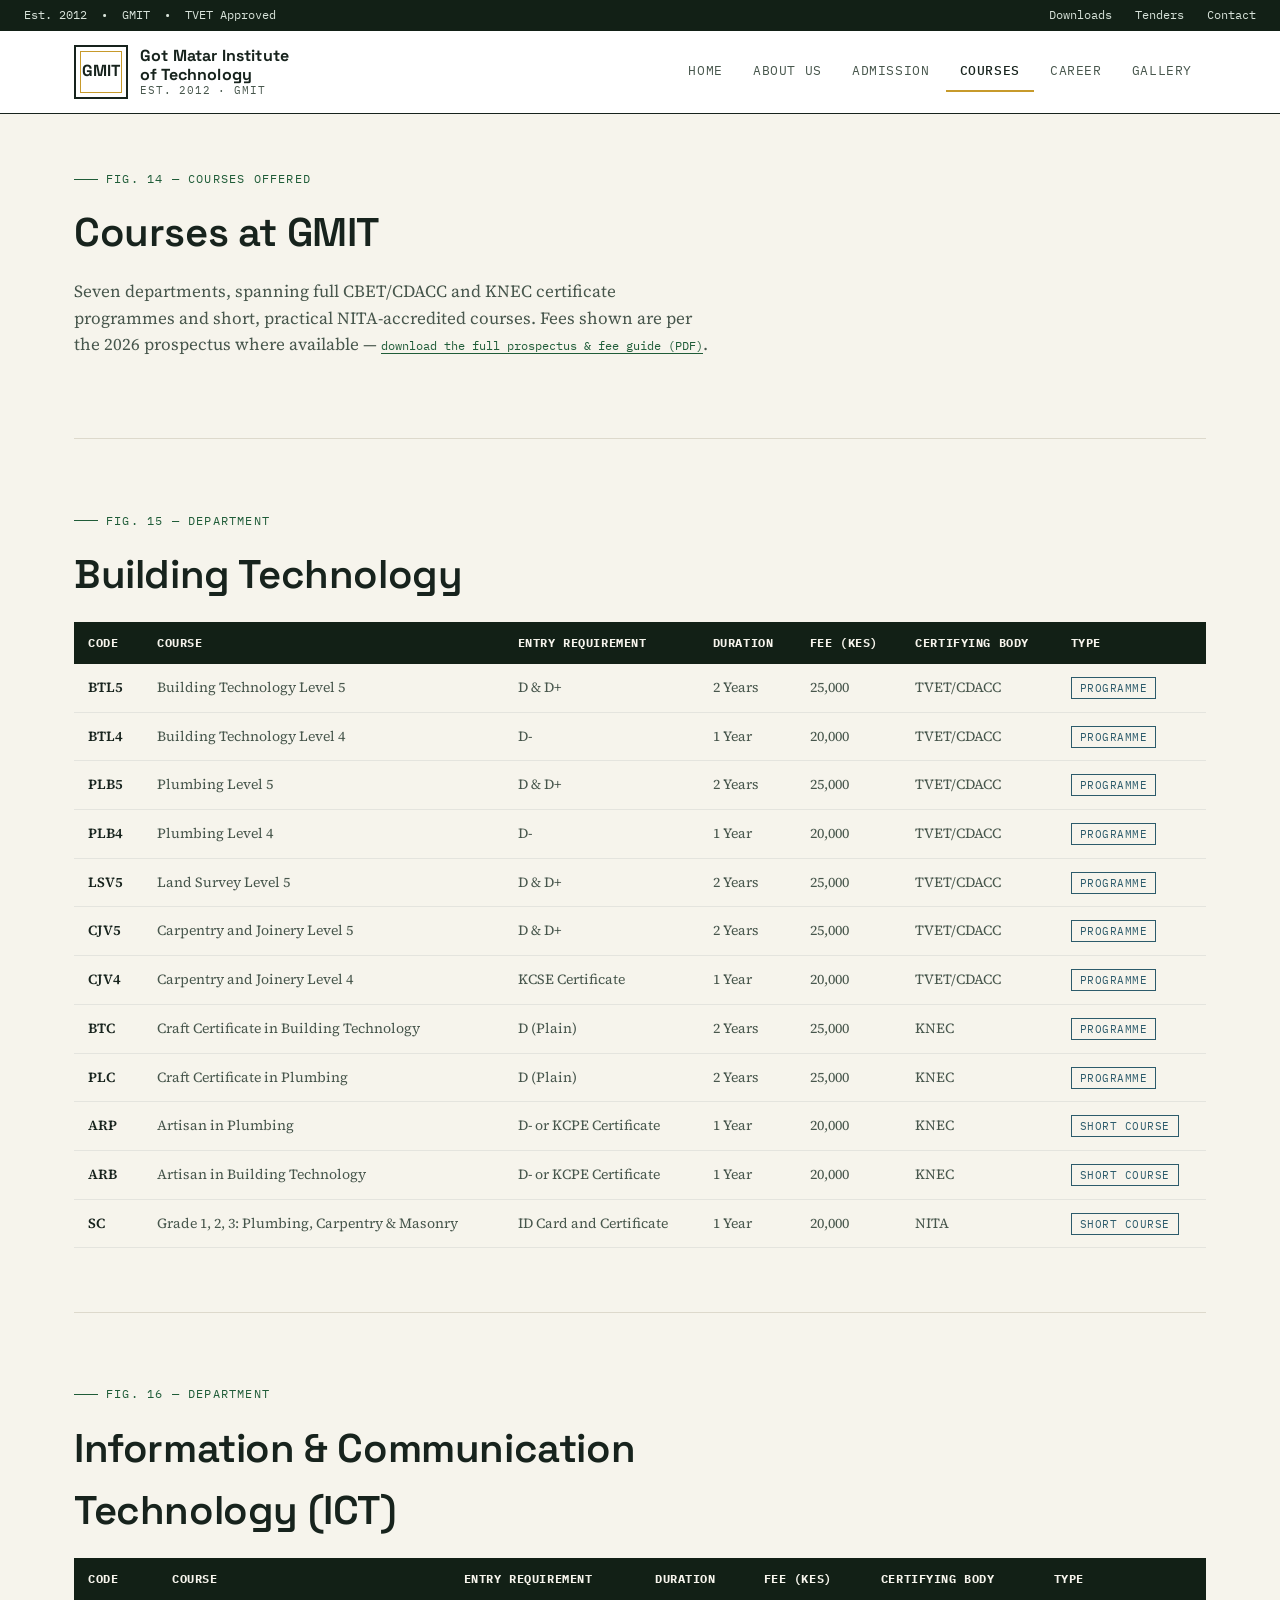
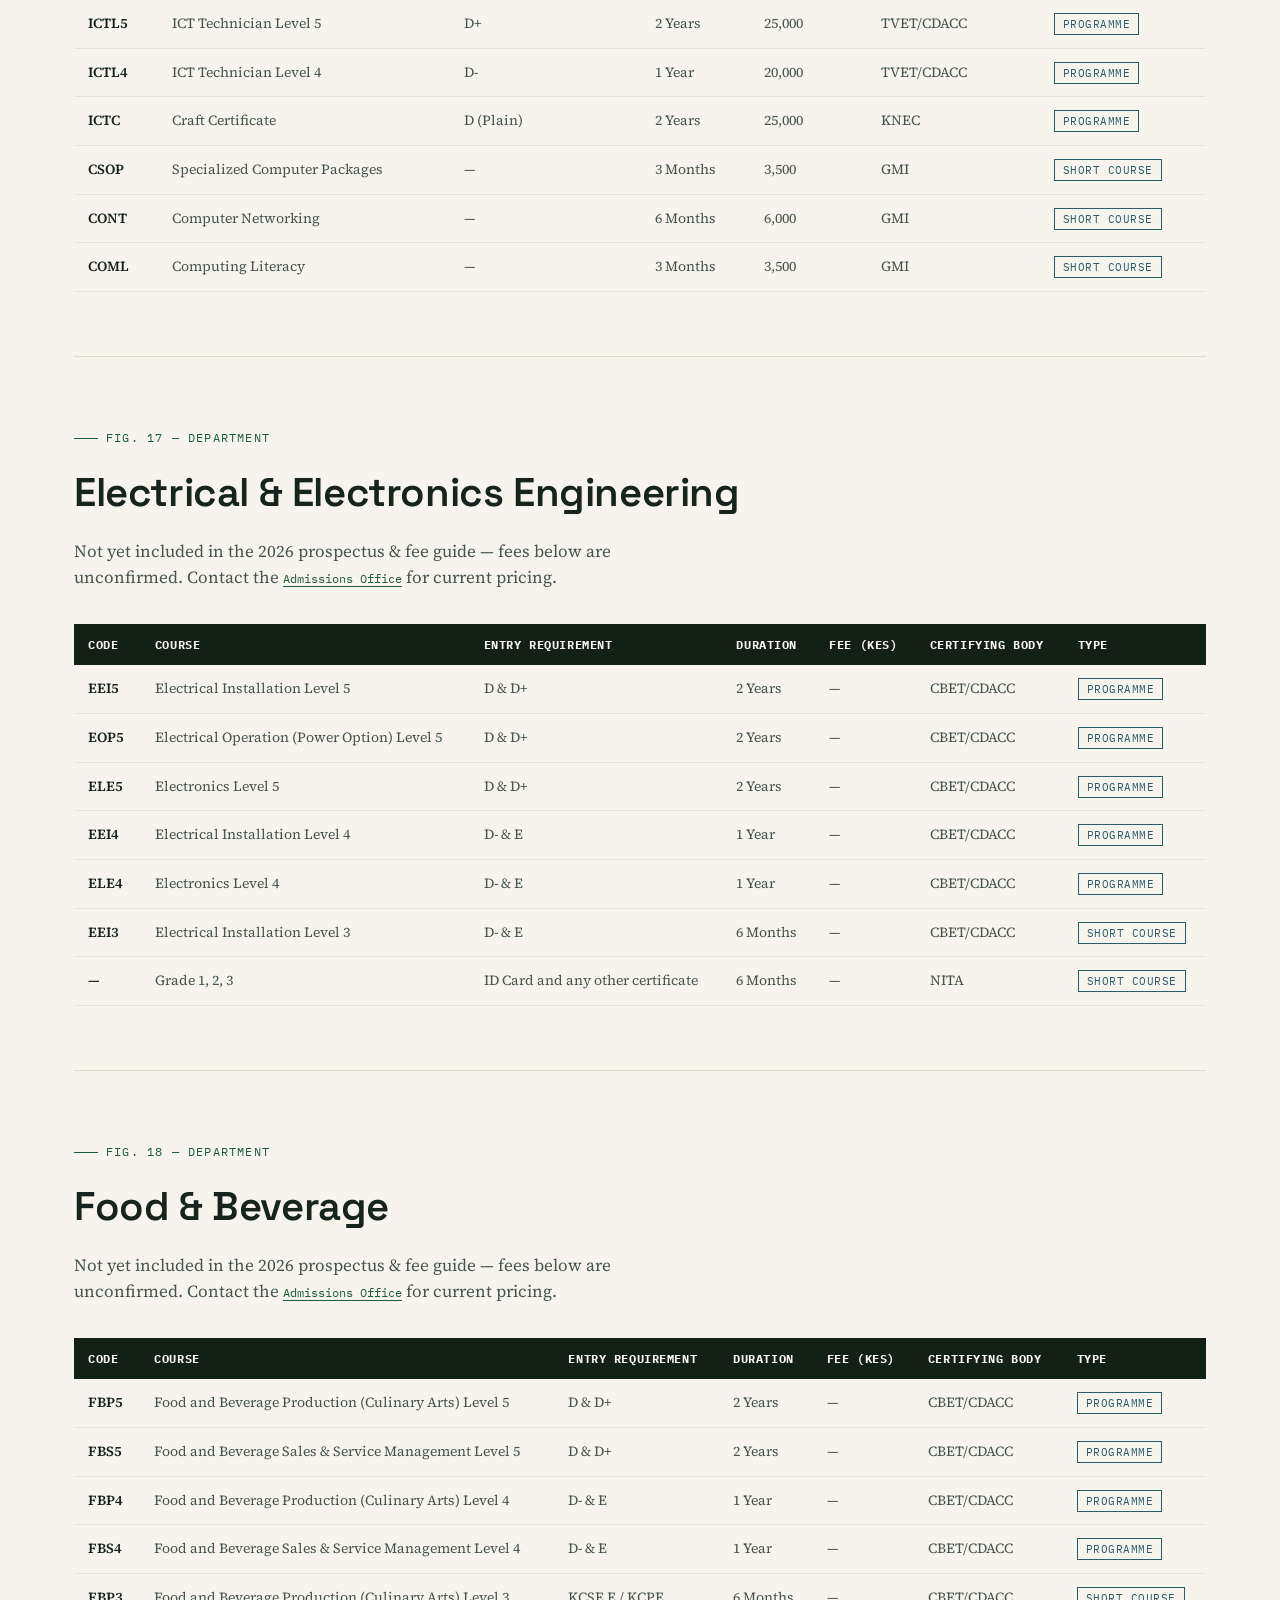
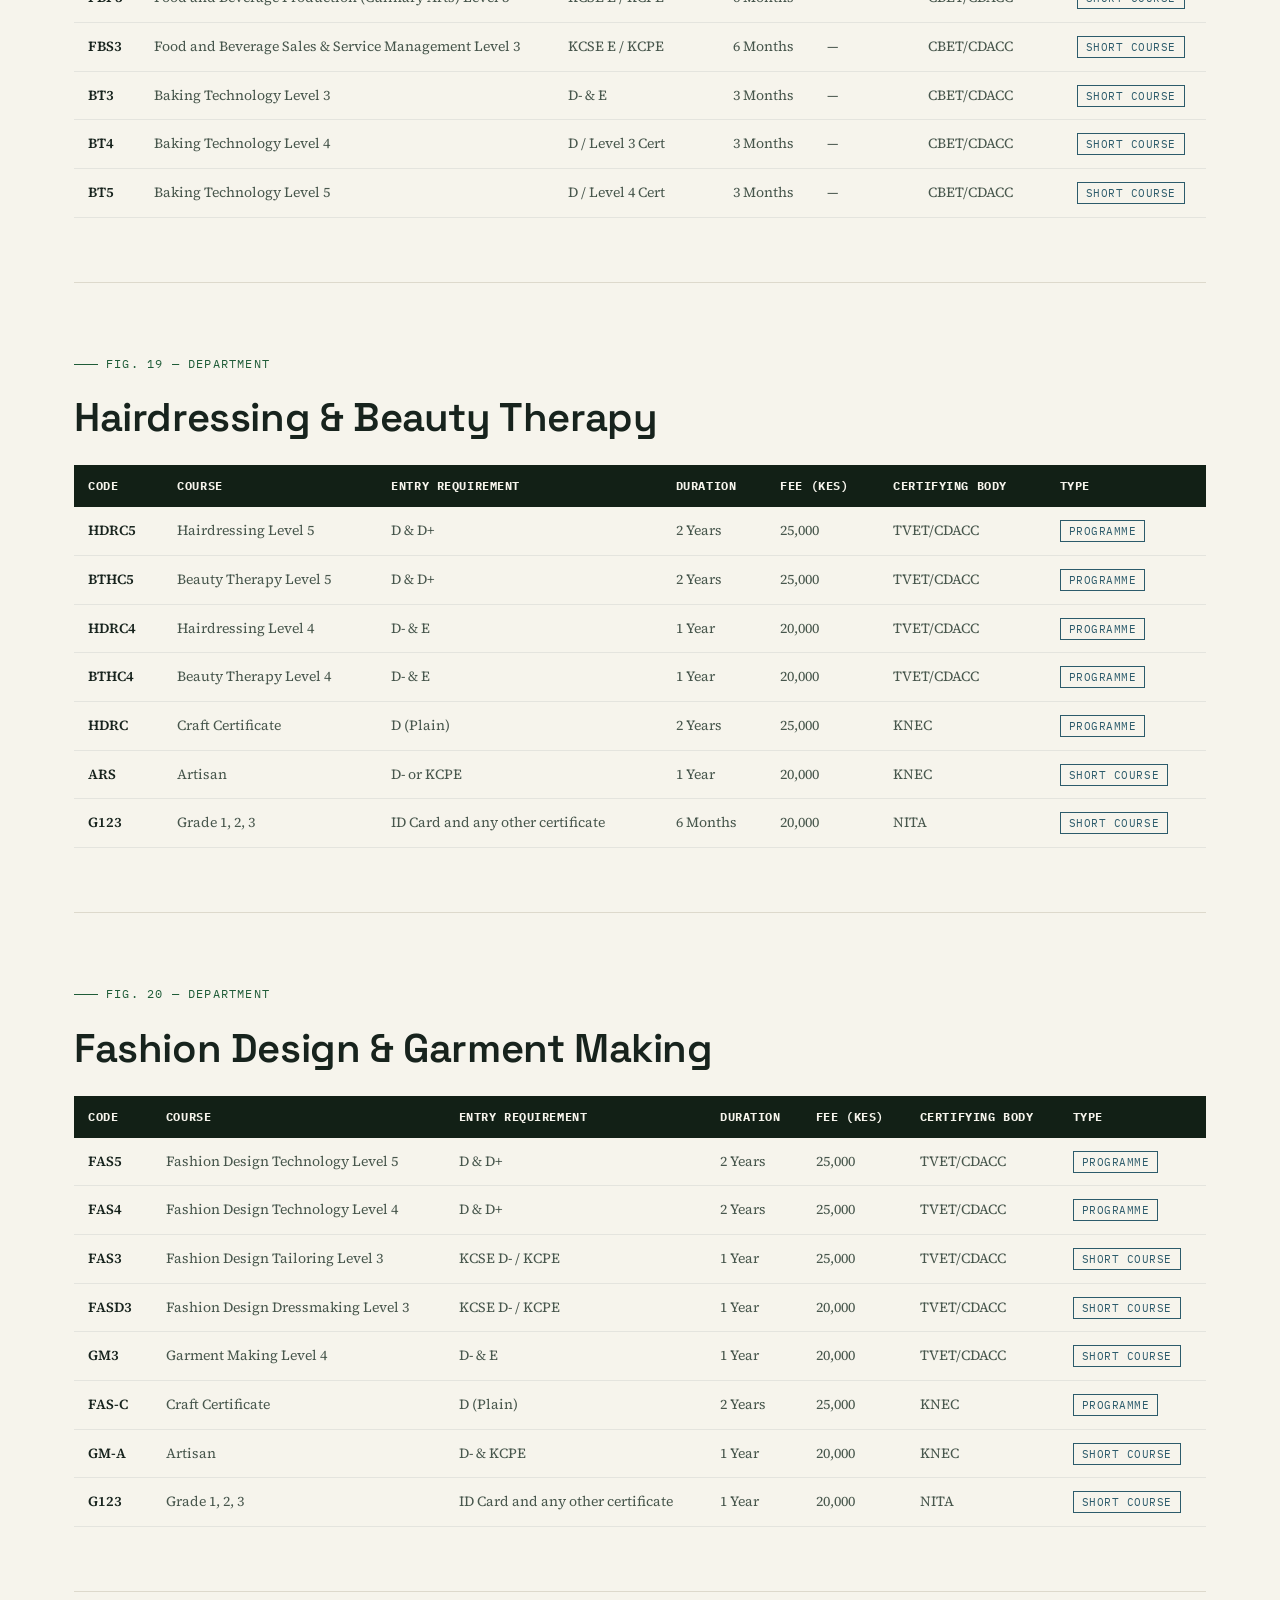
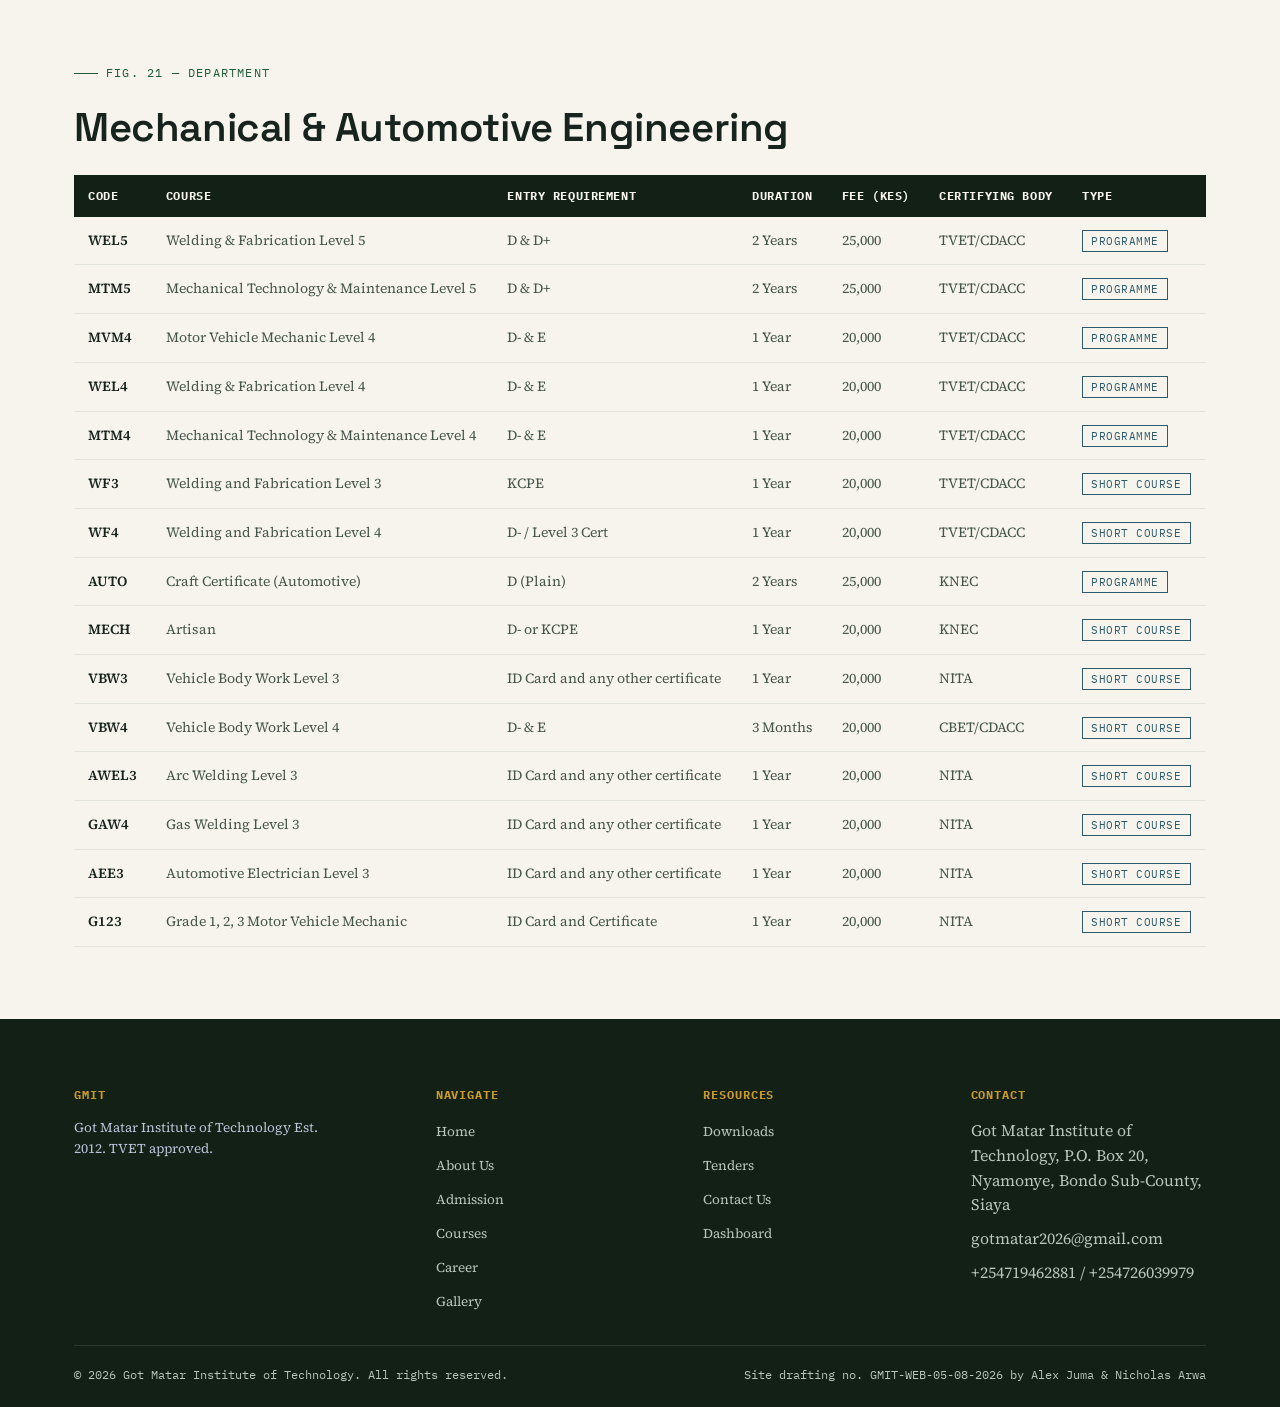
<file: courses.html>
<!DOCTYPE html>
<html lang="en">

<head>
    <meta charset="UTF-8">
    <meta name="viewport" content="width=device-width, initial-scale=1.0">
    <title>Courses Offered | Got Matar Institute of Technology</title>
    <meta name="description"
        content="Full list of CBET/CDACC, KNEC and NITA accredited courses offered by Got Matar Institute of Technology, with entry grades and fees, by department.">
    <link rel="preconnect" href="https://fonts.googleapis.com">
    <link
        href="https://fonts.googleapis.com/css2?family=Space+Grotesk:wght@400;500;600;700&family=Source+Serif+4:opsz,wght@8..60,400;8..60,600;8..60,700&family=IBM+Plex+Mono:wght@400;500&display=swap"
        rel="stylesheet">
    <link rel="stylesheet" href="css/styles.css">
    <link rel="stylesheet" href="css/courses.css">  
</head>

<body>
    <a class="skip-link" href="#main">Skip to content</a>

    <div id="topbar"></div>
    <header class="site">
        <div id="nav-container"></div>
    </header>

    <main id="main">

        <!-- ===== Intro ===== -->
        <section style="padding-top:48px;">
            <div class="eyebrow">Fig. 14 &mdash; Courses Offered</div>
            <h2 class="section-title">Courses at GMIT</h2>
            <p class="lede">Seven departments, spanning full CBET/CDACC and KNEC certificate programmes and short,
                practical NITA-accredited courses. Fees shown are per the 2026 prospectus where available &mdash;
                <a class="dl-link" href="downloads/prospectus-2026.pdf" download>download the full prospectus &amp; fee guide (PDF)</a>.</p>
        </section>

        <!-- ===== Building Technology ===== -->
        <section id="building-technology">
            <div class="eyebrow">Fig. 15 &mdash; Department</div>
            <h2 class="section-title">Building Technology</h2>
            <div class="table-scroll">
                <table>
                    <thead>
                        <tr>
                            <th>Code</th>
                            <th>Course</th>
                            <th>Entry Requirement</th>
                            <th>Duration</th>
                            <th>Fee (KES)</th>
                            <th>Certifying Body</th>
                            <th>Type</th>
                        </tr>
                    </thead>
                    <tbody>
                        <tr>
                            <td><strong>BTL5</strong></td>
                            <td>Building Technology Level 5</td>
                            <td>D &amp; D+</td>
                            <td>2 Years</td>
                            <td>25,000</td>
                            <td>TVET/CDACC</td>
                            <td><span class="tag">Programme</span></td>
                        </tr>
                        <tr>
                            <td><strong>BTL4</strong></td>
                            <td>Building Technology Level 4</td>
                            <td>D-</td>
                            <td>1 Year</td>
                            <td>20,000</td>
                            <td>TVET/CDACC</td>
                            <td><span class="tag">Programme</span></td>
                        </tr>
                        <tr>
                            <td><strong>PLB5</strong></td>
                            <td>Plumbing Level 5</td>
                            <td>D &amp; D+</td>
                            <td>2 Years</td>
                            <td>25,000</td>
                            <td>TVET/CDACC</td>
                            <td><span class="tag">Programme</span></td>
                        </tr>
                        <tr>
                            <td><strong>PLB4</strong></td>
                            <td>Plumbing Level 4</td>
                            <td>D-</td>
                            <td>1 Year</td>
                            <td>20,000</td>
                            <td>TVET/CDACC</td>
                            <td><span class="tag">Programme</span></td>
                        </tr>
                        <tr>
                            <td><strong>LSV5</strong></td>
                            <td>Land Survey Level 5</td>
                            <td>D &amp; D+</td>
                            <td>2 Years</td>
                            <td>25,000</td>
                            <td>TVET/CDACC</td>
                            <td><span class="tag">Programme</span></td>
                        </tr>
                        <tr>
                            <td><strong>CJV5</strong></td>
                            <td>Carpentry and Joinery Level 5</td>
                            <td>D &amp; D+</td>
                            <td>2 Years</td>
                            <td>25,000</td>
                            <td>TVET/CDACC</td>
                            <td><span class="tag">Programme</span></td>
                        </tr>
                        <tr>
                            <td><strong>CJV4</strong></td>
                            <td>Carpentry and Joinery Level 4</td>
                            <td>KCSE Certificate</td>
                            <td>1 Year</td>
                            <td>20,000</td>
                            <td>TVET/CDACC</td>
                            <td><span class="tag">Programme</span></td>
                        </tr>
                        <tr>
                            <td><strong>BTC</strong></td>
                            <td>Craft Certificate in Building Technology</td>
                            <td>D (Plain)</td>
                            <td>2 Years</td>
                            <td>25,000</td>
                            <td>KNEC</td>
                            <td><span class="tag">Programme</span></td>
                        </tr>
                        <tr>
                            <td><strong>PLC</strong></td>
                            <td>Craft Certificate in Plumbing</td>
                            <td>D (Plain)</td>
                            <td>2 Years</td>
                            <td>25,000</td>
                            <td>KNEC</td>
                            <td><span class="tag">Programme</span></td>
                        </tr>
                        <tr>
                            <td><strong>ARP</strong></td>
                            <td>Artisan in Plumbing</td>
                            <td>D- or KCPE Certificate</td>
                            <td>1 Year</td>
                            <td>20,000</td>
                            <td>KNEC</td>
                            <td><span class="tag">Short Course</span></td>
                        </tr>
                        <tr>
                            <td><strong>ARB</strong></td>
                            <td>Artisan in Building Technology</td>
                            <td>D- or KCPE Certificate</td>
                            <td>1 Year</td>
                            <td>20,000</td>
                            <td>KNEC</td>
                            <td><span class="tag">Short Course</span></td>
                        </tr>
                        <tr>
                            <td><strong>SC</strong></td>
                            <td>Grade 1, 2, 3: Plumbing, Carpentry &amp; Masonry</td>
                            <td>ID Card and Certificate</td>
                            <td>1 Year</td>
                            <td>20,000</td>
                            <td>NITA</td>
                            <td><span class="tag">Short Course</span></td>
                        </tr>
                    </tbody>
                </table>
            </div>
        </section>

        <!-- ===== ICT ===== -->
        <section id="ict">
            <div class="eyebrow">Fig. 16 &mdash; Department</div>
            <h2 class="section-title">Information &amp; Communication Technology (ICT)</h2>
            <div class="table-scroll">
                <table>
                    <thead>
                        <tr>
                            <th>Code</th>
                            <th>Course</th>
                            <th>Entry Requirement</th>
                            <th>Duration</th>
                            <th>Fee (KES)</th>
                            <th>Certifying Body</th>
                            <th>Type</th>
                        </tr>
                    </thead>
                    <tbody>
                        <tr>
                            <td><strong>ICTL5</strong></td>
                            <td>ICT Technician Level 5</td>
                            <td>D+</td>
                            <td>2 Years</td>
                            <td>25,000</td>
                            <td>TVET/CDACC</td>
                            <td><span class="tag">Programme</span></td>
                        </tr>
                        <tr>
                            <td><strong>ICTL4</strong></td>
                            <td>ICT Technician Level 4</td>
                            <td>D-</td>
                            <td>1 Year</td>
                            <td>20,000</td>
                            <td>TVET/CDACC</td>
                            <td><span class="tag">Programme</span></td>
                        </tr>
                        <tr>
                            <td><strong>ICTC</strong></td>
                            <td>Craft Certificate</td>
                            <td>D (Plain)</td>
                            <td>2 Years</td>
                            <td>25,000</td>
                            <td>KNEC</td>
                            <td><span class="tag">Programme</span></td>
                        </tr>
                        <tr>
                            <td><strong>CSOP</strong></td>
                            <td>Specialized Computer Packages</td>
                            <td>&mdash;</td>
                            <td>3 Months</td>
                            <td>3,500</td>
                            <td>GMI</td>
                            <td><span class="tag">Short Course</span></td>
                        </tr>
                        <tr>
                            <td><strong>CONT</strong></td>
                            <td>Computer Networking</td>
                            <td>&mdash;</td>
                            <td>6 Months</td>
                            <td>6,000</td>
                            <td>GMI</td>
                            <td><span class="tag">Short Course</span></td>
                        </tr>
                        <tr>
                            <td><strong>COML</strong></td>
                            <td>Computing Literacy</td>
                            <td>&mdash;</td>
                            <td>3 Months</td>
                            <td>3,500</td>
                            <td>GMI</td>
                            <td><span class="tag">Short Course</span></td>
                        </tr>
                    </tbody>
                </table>
            </div>
        </section>

        <!-- ===== Electrical & Electronics ===== -->
        <section id="electrical-electronics">
            <div class="eyebrow">Fig. 17 &mdash; Department</div>
            <h2 class="section-title">Electrical &amp; Electronics Engineering</h2>
            <p class="lede">Not yet included in the 2026 prospectus &amp; fee guide &mdash; fees below are unconfirmed.
                Contact the <a class="dl-link" href="contact.html">Admissions Office</a> for current pricing.</p>
            <div class="table-scroll">
                <table>
                    <thead>
                        <tr>
                            <th>Code</th>
                            <th>Course</th>
                            <th>Entry Requirement</th>
                            <th>Duration</th>
                            <th>Fee (KES)</th>
                            <th>Certifying Body</th>
                            <th>Type</th>
                        </tr>
                    </thead>
                    <tbody>
                        <tr>
                            <td><strong>EEI5</strong></td>
                            <td>Electrical Installation Level 5</td>
                            <td>D &amp; D+</td>
                            <td>2 Years</td>
                            <td>&mdash;</td>
                            <td>CBET/CDACC</td>
                            <td><span class="tag">Programme</span></td>
                        </tr>
                        <tr>
                            <td><strong>EOP5</strong></td>
                            <td>Electrical Operation (Power Option) Level 5</td>
                            <td>D &amp; D+</td>
                            <td>2 Years</td>
                            <td>&mdash;</td>
                            <td>CBET/CDACC</td>
                            <td><span class="tag">Programme</span></td>
                        </tr>
                        <tr>
                            <td><strong>ELE5</strong></td>
                            <td>Electronics Level 5</td>
                            <td>D &amp; D+</td>
                            <td>2 Years</td>
                            <td>&mdash;</td>
                            <td>CBET/CDACC</td>
                            <td><span class="tag">Programme</span></td>
                        </tr>
                        <tr>
                            <td><strong>EEI4</strong></td>
                            <td>Electrical Installation Level 4</td>
                            <td>D- &amp; E</td>
                            <td>1 Year</td>
                            <td>&mdash;</td>
                            <td>CBET/CDACC</td>
                            <td><span class="tag">Programme</span></td>
                        </tr>
                        <tr>
                            <td><strong>ELE4</strong></td>
                            <td>Electronics Level 4</td>
                            <td>D- &amp; E</td>
                            <td>1 Year</td>
                            <td>&mdash;</td>
                            <td>CBET/CDACC</td>
                            <td><span class="tag">Programme</span></td>
                        </tr>
                        <tr>
                            <td><strong>EEI3</strong></td>
                            <td>Electrical Installation Level 3</td>
                            <td>D- &amp; E</td>
                            <td>6 Months</td>
                            <td>&mdash;</td>
                            <td>CBET/CDACC</td>
                            <td><span class="tag">Short Course</span></td>
                        </tr>
                        <tr>
                            <td><strong>&mdash;</strong></td>
                            <td>Grade 1, 2, 3</td>
                            <td>ID Card and any other certificate</td>
                            <td>6 Months</td>
                            <td>&mdash;</td>
                            <td>NITA</td>
                            <td><span class="tag">Short Course</span></td>
                        </tr>
                    </tbody>
                </table>
            </div>
        </section>

        <!-- ===== Food & Beverage ===== -->
        <section id="food-beverage">
            <div class="eyebrow">Fig. 18 &mdash; Department</div>
            <h2 class="section-title">Food &amp; Beverage</h2>
            <p class="lede">Not yet included in the 2026 prospectus &amp; fee guide &mdash; fees below are unconfirmed.
                Contact the <a class="dl-link" href="contact.html">Admissions Office</a> for current pricing.</p>
            <div class="table-scroll">
                <table>
                    <thead>
                        <tr>
                            <th>Code</th>
                            <th>Course</th>
                            <th>Entry Requirement</th>
                            <th>Duration</th>
                            <th>Fee (KES)</th>
                            <th>Certifying Body</th>
                            <th>Type</th>
                        </tr>
                    </thead>
                    <tbody>
                        <tr>
                            <td><strong>FBP5</strong></td>
                            <td>Food and Beverage Production (Culinary Arts) Level 5</td>
                            <td>D &amp; D+</td>
                            <td>2 Years</td>
                            <td>&mdash;</td>
                            <td>CBET/CDACC</td>
                            <td><span class="tag">Programme</span></td>
                        </tr>
                        <tr>
                            <td><strong>FBS5</strong></td>
                            <td>Food and Beverage Sales &amp; Service Management Level 5</td>
                            <td>D &amp; D+</td>
                            <td>2 Years</td>
                            <td>&mdash;</td>
                            <td>CBET/CDACC</td>
                            <td><span class="tag">Programme</span></td>
                        </tr>
                        <tr>
                            <td><strong>FBP4</strong></td>
                            <td>Food and Beverage Production (Culinary Arts) Level 4</td>
                            <td>D- &amp; E</td>
                            <td>1 Year</td>
                            <td>&mdash;</td>
                            <td>CBET/CDACC</td>
                            <td><span class="tag">Programme</span></td>
                        </tr>
                        <tr>
                            <td><strong>FBS4</strong></td>
                            <td>Food and Beverage Sales &amp; Service Management Level 4</td>
                            <td>D- &amp; E</td>
                            <td>1 Year</td>
                            <td>&mdash;</td>
                            <td>CBET/CDACC</td>
                            <td><span class="tag">Programme</span></td>
                        </tr>
                        <tr>
                            <td><strong>FBP3</strong></td>
                            <td>Food and Beverage Production (Culinary Arts) Level 3</td>
                            <td>KCSE E / KCPE</td>
                            <td>6 Months</td>
                            <td>&mdash;</td>
                            <td>CBET/CDACC</td>
                            <td><span class="tag">Short Course</span></td>
                        </tr>
                        <tr>
                            <td><strong>FBS3</strong></td>
                            <td>Food and Beverage Sales &amp; Service Management Level 3</td>
                            <td>KCSE E / KCPE</td>
                            <td>6 Months</td>
                            <td>&mdash;</td>
                            <td>CBET/CDACC</td>
                            <td><span class="tag">Short Course</span></td>
                        </tr>
                        <tr>
                            <td><strong>BT3</strong></td>
                            <td>Baking Technology Level 3</td>
                            <td>D- &amp; E</td>
                            <td>3 Months</td>
                            <td>&mdash;</td>
                            <td>CBET/CDACC</td>
                            <td><span class="tag">Short Course</span></td>
                        </tr>
                        <tr>
                            <td><strong>BT4</strong></td>
                            <td>Baking Technology Level 4</td>
                            <td>D / Level 3 Cert</td>
                            <td>3 Months</td>
                            <td>&mdash;</td>
                            <td>CBET/CDACC</td>
                            <td><span class="tag">Short Course</span></td>
                        </tr>
                        <tr>
                            <td><strong>BT5</strong></td>
                            <td>Baking Technology Level 5</td>
                            <td>D / Level 4 Cert</td>
                            <td>3 Months</td>
                            <td>&mdash;</td>
                            <td>CBET/CDACC</td>
                            <td><span class="tag">Short Course</span></td>
                        </tr>
                    </tbody>
                </table>
            </div>
        </section>

        <!-- ===== Hairdressing & Beauty Therapy ===== -->
        <section id="hairdressing-beauty">
            <div class="eyebrow">Fig. 19 &mdash; Department</div>
            <h2 class="section-title">Hairdressing &amp; Beauty Therapy</h2>
            <div class="table-scroll">
                <table>
                    <thead>
                        <tr>
                            <th>Code</th>
                            <th>Course</th>
                            <th>Entry Requirement</th>
                            <th>Duration</th>
                            <th>Fee (KES)</th>
                            <th>Certifying Body</th>
                            <th>Type</th>
                        </tr>
                    </thead>
                    <tbody>
                        <tr>
                            <td><strong>HDRC5</strong></td>
                            <td>Hairdressing Level 5</td>
                            <td>D &amp; D+</td>
                            <td>2 Years</td>
                            <td>25,000</td>
                            <td>TVET/CDACC</td>
                            <td><span class="tag">Programme</span></td>
                        </tr>
                        <tr>
                            <td><strong>BTHC5</strong></td>
                            <td>Beauty Therapy Level 5</td>
                            <td>D &amp; D+</td>
                            <td>2 Years</td>
                            <td>25,000</td>
                            <td>TVET/CDACC</td>
                            <td><span class="tag">Programme</span></td>
                        </tr>
                        <tr>
                            <td><strong>HDRC4</strong></td>
                            <td>Hairdressing Level 4</td>
                            <td>D- &amp; E</td>
                            <td>1 Year</td>
                            <td>20,000</td>
                            <td>TVET/CDACC</td>
                            <td><span class="tag">Programme</span></td>
                        </tr>
                        <tr>
                            <td><strong>BTHC4</strong></td>
                            <td>Beauty Therapy Level 4</td>
                            <td>D- &amp; E</td>
                            <td>1 Year</td>
                            <td>20,000</td>
                            <td>TVET/CDACC</td>
                            <td><span class="tag">Programme</span></td>
                        </tr>
                        <tr>
                            <td><strong>HDRC</strong></td>
                            <td>Craft Certificate</td>
                            <td>D (Plain)</td>
                            <td>2 Years</td>
                            <td>25,000</td>
                            <td>KNEC</td>
                            <td><span class="tag">Programme</span></td>
                        </tr>
                        <tr>
                            <td><strong>ARS</strong></td>
                            <td>Artisan</td>
                            <td>D- or KCPE</td>
                            <td>1 Year</td>
                            <td>20,000</td>
                            <td>KNEC</td>
                            <td><span class="tag">Short Course</span></td>
                        </tr>
                        <tr>
                            <td><strong>G123</strong></td>
                            <td>Grade 1, 2, 3</td>
                            <td>ID Card and any other certificate</td>
                            <td>6 Months</td>
                            <td>20,000</td>
                            <td>NITA</td>
                            <td><span class="tag">Short Course</span></td>
                        </tr>
                    </tbody>
                </table>
            </div>
        </section>

        <!-- ===== Fashion Design & Garment Making ===== -->
        <section id="clothing-textile">
            <div class="eyebrow">Fig. 20 &mdash; Department</div>
            <h2 class="section-title">Fashion Design &amp; Garment Making</h2>
            <div class="table-scroll">
                <table>
                    <thead>
                        <tr>
                            <th>Code</th>
                            <th>Course</th>
                            <th>Entry Requirement</th>
                            <th>Duration</th>
                            <th>Fee (KES)</th>
                            <th>Certifying Body</th>
                            <th>Type</th>
                        </tr>
                    </thead>
                    <tbody>
                        <tr>
                            <td><strong>FAS5</strong></td>
                            <td>Fashion Design Technology Level 5</td>
                            <td>D &amp; D+</td>
                            <td>2 Years</td>
                            <td>25,000</td>
                            <td>TVET/CDACC</td>
                            <td><span class="tag">Programme</span></td>
                        </tr>
                        <tr>
                            <td><strong>FAS4</strong></td>
                            <td>Fashion Design Technology Level 4</td>
                            <td>D &amp; D+</td>
                            <td>2 Years</td>
                            <td>25,000</td>
                            <td>TVET/CDACC</td>
                            <td><span class="tag">Programme</span></td>
                        </tr>
                        <tr>
                            <td><strong>FAS3</strong></td>
                            <td>Fashion Design Tailoring Level 3</td>
                            <td>KCSE D- / KCPE</td>
                            <td>1 Year</td>
                            <td>25,000</td>
                            <td>TVET/CDACC</td>
                            <td><span class="tag">Short Course</span></td>
                        </tr>
                        <tr>
                            <td><strong>FASD3</strong></td>
                            <td>Fashion Design Dressmaking Level 3</td>
                            <td>KCSE D- / KCPE</td>
                            <td>1 Year</td>
                            <td>20,000</td>
                            <td>TVET/CDACC</td>
                            <td><span class="tag">Short Course</span></td>
                        </tr>
                        <tr>
                            <td><strong>GM3</strong></td>
                            <td>Garment Making Level 4</td>
                            <td>D- &amp; E</td>
                            <td>1 Year</td>
                            <td>20,000</td>
                            <td>TVET/CDACC</td>
                            <td><span class="tag">Short Course</span></td>
                        </tr>
                        <tr>
                            <td><strong>FAS-C</strong></td>
                            <td>Craft Certificate</td>
                            <td>D (Plain)</td>
                            <td>2 Years</td>
                            <td>25,000</td>
                            <td>KNEC</td>
                            <td><span class="tag">Programme</span></td>
                        </tr>
                        <tr>
                            <td><strong>GM-A</strong></td>
                            <td>Artisan</td>
                            <td>D- &amp; KCPE</td>
                            <td>1 Year</td>
                            <td>20,000</td>
                            <td>KNEC</td>
                            <td><span class="tag">Short Course</span></td>
                        </tr>
                        <tr>
                            <td><strong>G123</strong></td>
                            <td>Grade 1, 2, 3</td>
                            <td>ID Card and any other certificate</td>
                            <td>1 Year</td>
                            <td>20,000</td>
                            <td>NITA</td>
                            <td><span class="tag">Short Course</span></td>
                        </tr>
                    </tbody>
                </table>
            </div>
        </section>

        <!-- ===== Mechanical / Automotive ===== -->
        <section id="mechanical-automotive">
            <div class="eyebrow">Fig. 21 &mdash; Department</div>
            <h2 class="section-title">Mechanical &amp; Automotive Engineering</h2>
            <div class="table-scroll">
                <table>
                    <thead>
                        <tr>
                            <th>Code</th>
                            <th>Course</th>
                            <th>Entry Requirement</th>
                            <th>Duration</th>
                            <th>Fee (KES)</th>
                            <th>Certifying Body</th>
                            <th>Type</th>
                        </tr>
                    </thead>
                    <tbody>
                        <tr>
                            <td><strong>WEL5</strong></td>
                            <td>Welding &amp; Fabrication Level 5</td>
                            <td>D &amp; D+</td>
                            <td>2 Years</td>
                            <td>25,000</td>
                            <td>TVET/CDACC</td>
                            <td><span class="tag">Programme</span></td>
                        </tr>
                        <tr>
                            <td><strong>MTM5</strong></td>
                            <td>Mechanical Technology &amp; Maintenance Level 5</td>
                            <td>D &amp; D+</td>
                            <td>2 Years</td>
                            <td>25,000</td>
                            <td>TVET/CDACC</td>
                            <td><span class="tag">Programme</span></td>
                        </tr>
                        <tr>
                            <td><strong>MVM4</strong></td>
                            <td>Motor Vehicle Mechanic Level 4</td>
                            <td>D- &amp; E</td>
                            <td>1 Year</td>
                            <td>20,000</td>
                            <td>TVET/CDACC</td>
                            <td><span class="tag">Programme</span></td>
                        </tr>
                        <tr>
                            <td><strong>WEL4</strong></td>
                            <td>Welding &amp; Fabrication Level 4</td>
                            <td>D- &amp; E</td>
                            <td>1 Year</td>
                            <td>20,000</td>
                            <td>TVET/CDACC</td>
                            <td><span class="tag">Programme</span></td>
                        </tr>
                        <tr>
                            <td><strong>MTM4</strong></td>
                            <td>Mechanical Technology &amp; Maintenance Level 4</td>
                            <td>D- &amp; E</td>
                            <td>1 Year</td>
                            <td>20,000</td>
                            <td>TVET/CDACC</td>
                            <td><span class="tag">Programme</span></td>
                        </tr>
                        <tr>
                            <td><strong>WF3</strong></td>
                            <td>Welding and Fabrication Level 3</td>
                            <td>KCPE</td>
                            <td>1 Year</td>
                            <td>20,000</td>
                            <td>TVET/CDACC</td>
                            <td><span class="tag">Short Course</span></td>
                        </tr>
                        <tr>
                            <td><strong>WF4</strong></td>
                            <td>Welding and Fabrication Level 4</td>
                            <td>D- / Level 3 Cert</td>
                            <td>1 Year</td>
                            <td>20,000</td>
                            <td>TVET/CDACC</td>
                            <td><span class="tag">Short Course</span></td>
                        </tr>
                        <tr>
                            <td><strong>AUTO</strong></td>
                            <td>Craft Certificate (Automotive)</td>
                            <td>D (Plain)</td>
                            <td>2 Years</td>
                            <td>25,000</td>
                            <td>KNEC</td>
                            <td><span class="tag">Programme</span></td>
                        </tr>
                        <tr>
                            <td><strong>MECH</strong></td>
                            <td>Artisan</td>
                            <td>D- or KCPE</td>
                            <td>1 Year</td>
                            <td>20,000</td>
                            <td>KNEC</td>
                            <td><span class="tag">Short Course</span></td>
                        </tr>
                        <tr>
                            <td><strong>VBW3</strong></td>
                            <td>Vehicle Body Work Level 3</td>
                            <td>ID Card and any other certificate</td>
                            <td>1 Year</td>
                            <td>20,000</td>
                            <td>NITA</td>
                            <td><span class="tag">Short Course</span></td>
                        </tr>
                        <tr>
                            <td><strong>VBW4</strong></td>
                            <td>Vehicle Body Work Level 4</td>
                            <td>D- &amp; E</td>
                            <td>3 Months</td>
                            <td>20,000</td>
                            <td>CBET/CDACC</td>
                            <td><span class="tag">Short Course</span></td>
                        </tr>
                        <tr>
                            <td><strong>AWEL3</strong></td>
                            <td>Arc Welding Level 3</td>
                            <td>ID Card and any other certificate</td>
                            <td>1 Year</td>
                            <td>20,000</td>
                            <td>NITA</td>
                            <td><span class="tag">Short Course</span></td>
                        </tr>
                        <tr>
                            <td><strong>GAW4</strong></td>
                            <td>Gas Welding Level 3</td>
                            <td>ID Card and any other certificate</td>
                            <td>1 Year</td>
                            <td>20,000</td>
                            <td>NITA</td>
                            <td><span class="tag">Short Course</span></td>
                        </tr>
                        <tr>
                            <td><strong>AEE3</strong></td>
                            <td>Automotive Electrician Level 3</td>
                            <td>ID Card and any other certificate</td>
                            <td>1 Year</td>
                            <td>20,000</td>
                            <td>NITA</td>
                            <td><span class="tag">Short Course</span></td>
                        </tr>
                        <tr>
                            <td><strong>G123</strong></td>
                            <td>Grade 1, 2, 3 Motor Vehicle Mechanic</td>
                            <td>ID Card and Certificate</td>
                            <td>1 Year</td>
                            <td>20,000</td>
                            <td>NITA</td>
                            <td><span class="tag">Short Course</span></td>
                        </tr>
                    </tbody>
                </table>
            </div>

        </section>

    </main>

    <footer>
        <div id="footer"></div>
    </footer>

    <script src="js/script.js"></script>
</body>

</html>
</file>
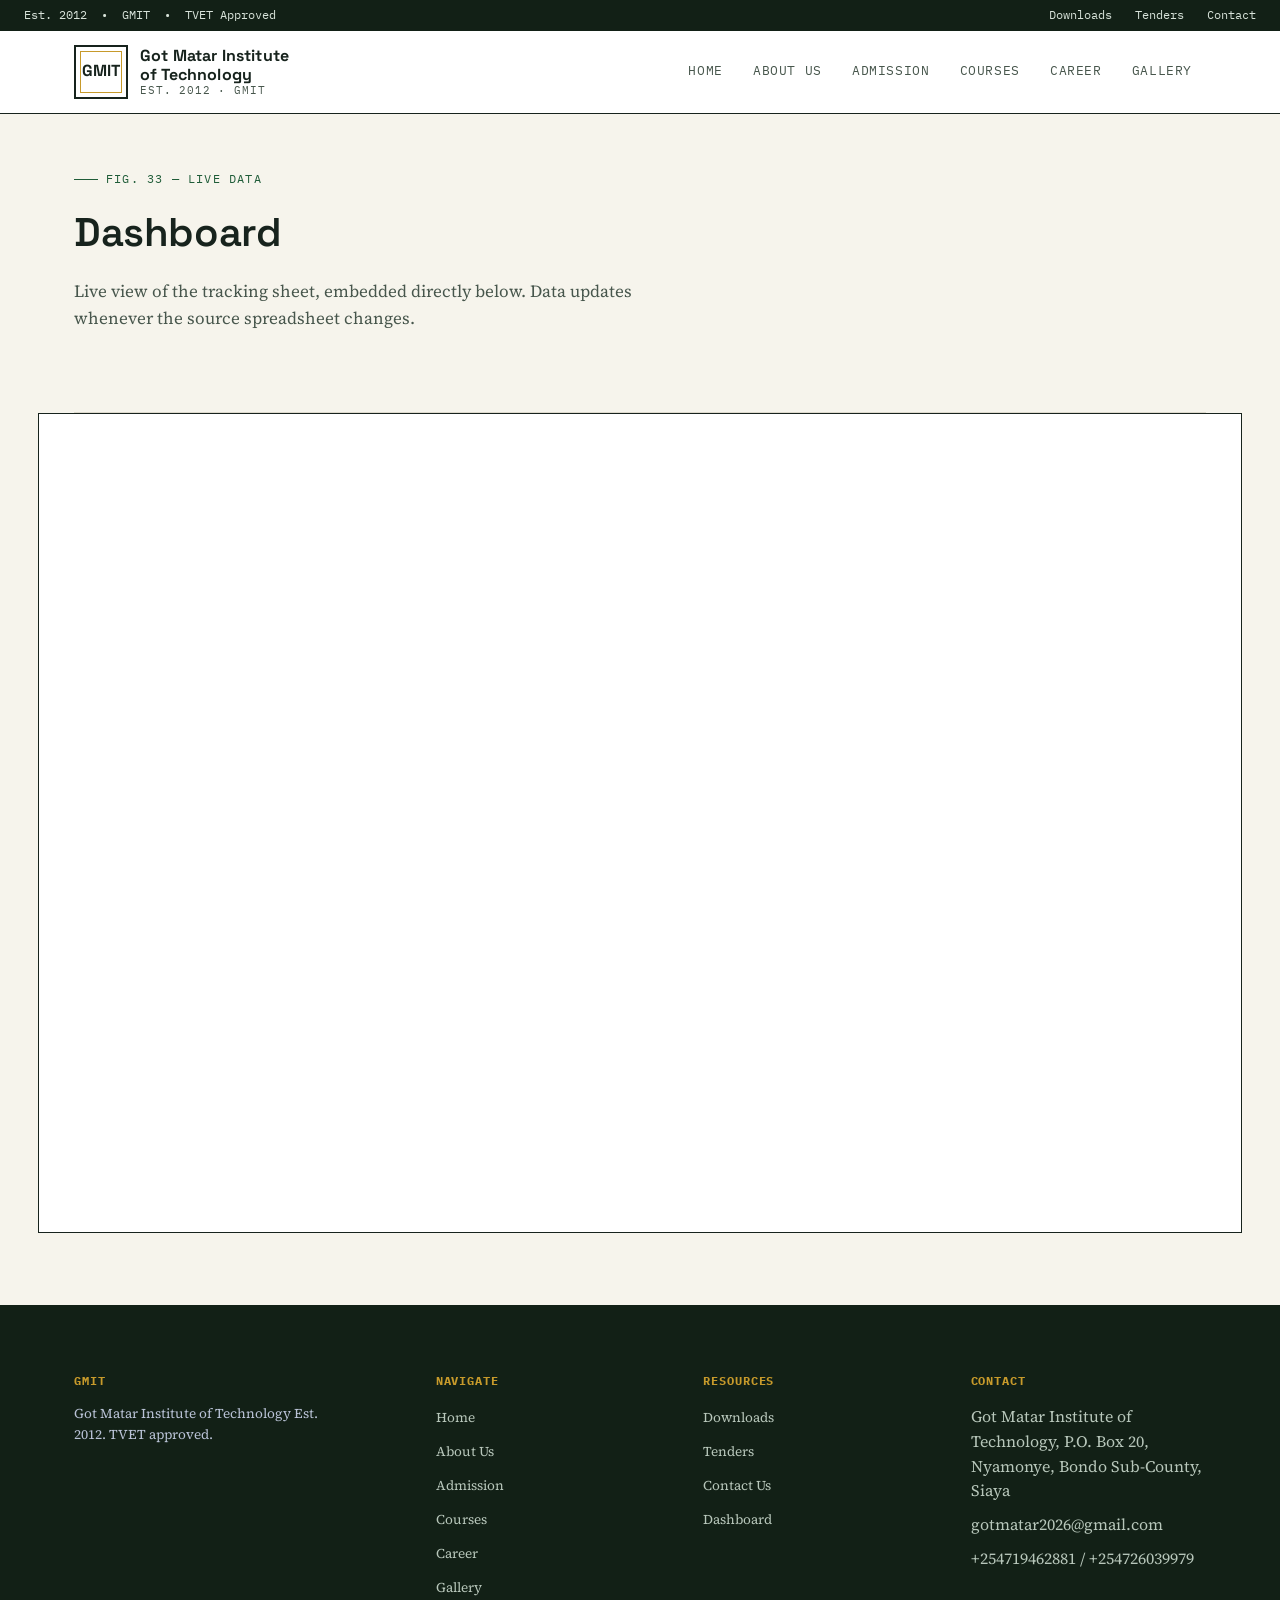
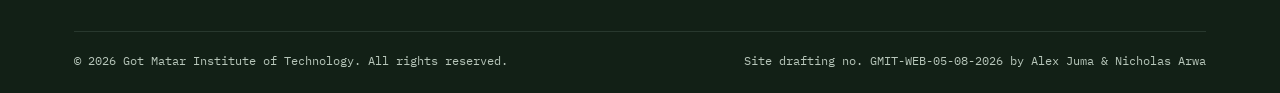
<file: dashboard.html>
<!DOCTYPE html>
<html lang="en">

<head>
  <meta charset="UTF-8">
  <meta name="viewport" content="width=device-width, initial-scale=1.0">
  <title>Dashboard | Got Matar Institute of Technology</title>
  <meta name="description" content="Live data dashboard for Got Matar Institute of Technology.">
  <link rel="preconnect" href="https://fonts.googleapis.com">
  <link
    href="https://fonts.googleapis.com/css2?family=Space+Grotesk:wght@400;500;600;700&family=Source+Serif+4:opsz,wght@8..60,400;8..60,600;8..60,700&family=IBM+Plex+Mono:wght@400;500&display=swap"
    rel="stylesheet">
  <link rel="stylesheet" href="css/styles.css">
  <link rel="stylesheet" href="css/dashboard.css">
</head>

<body>
  <a class="skip-link" href="#main">Skip to content</a>
  <div id="topbar"></div>
  <header class="site">
    <div id="nav-container"></div>
  </header>

  <main id="main">

    <section style="padding-top:48px;">
      <div class="eyebrow">Fig. 33 &mdash; Live Data</div>
      <h2 class="section-title">Dashboard</h2>
      <p class="lede">Live view of the tracking sheet, embedded directly below. Data updates whenever the source
        spreadsheet changes.</p>
    </section>

    <section style="padding-top:0;">
      <div class="dashboard-embed">
        <iframe
          src="https://docs.google.com/spreadsheets/d/e/2PACX-1vSfsTZ9Vw4OOxruKx0luq8hwhoqAhyRe7Sv5W6DTz-VEFoYnYqfudRKZaeTty4CZKgoXucC_73hb3V2/pubhtml?gid=1001&amp;single=true&amp;widget=true&amp;headers=false"
          title="GMIT dashboard spreadsheet" loading="lazy"></iframe>
      </div>
    </section>

  </main>

  <footer>
    <div id="footer"></div>
  </footer>

  <script src="js/script.js"></script>
</body>

</html>
</file>
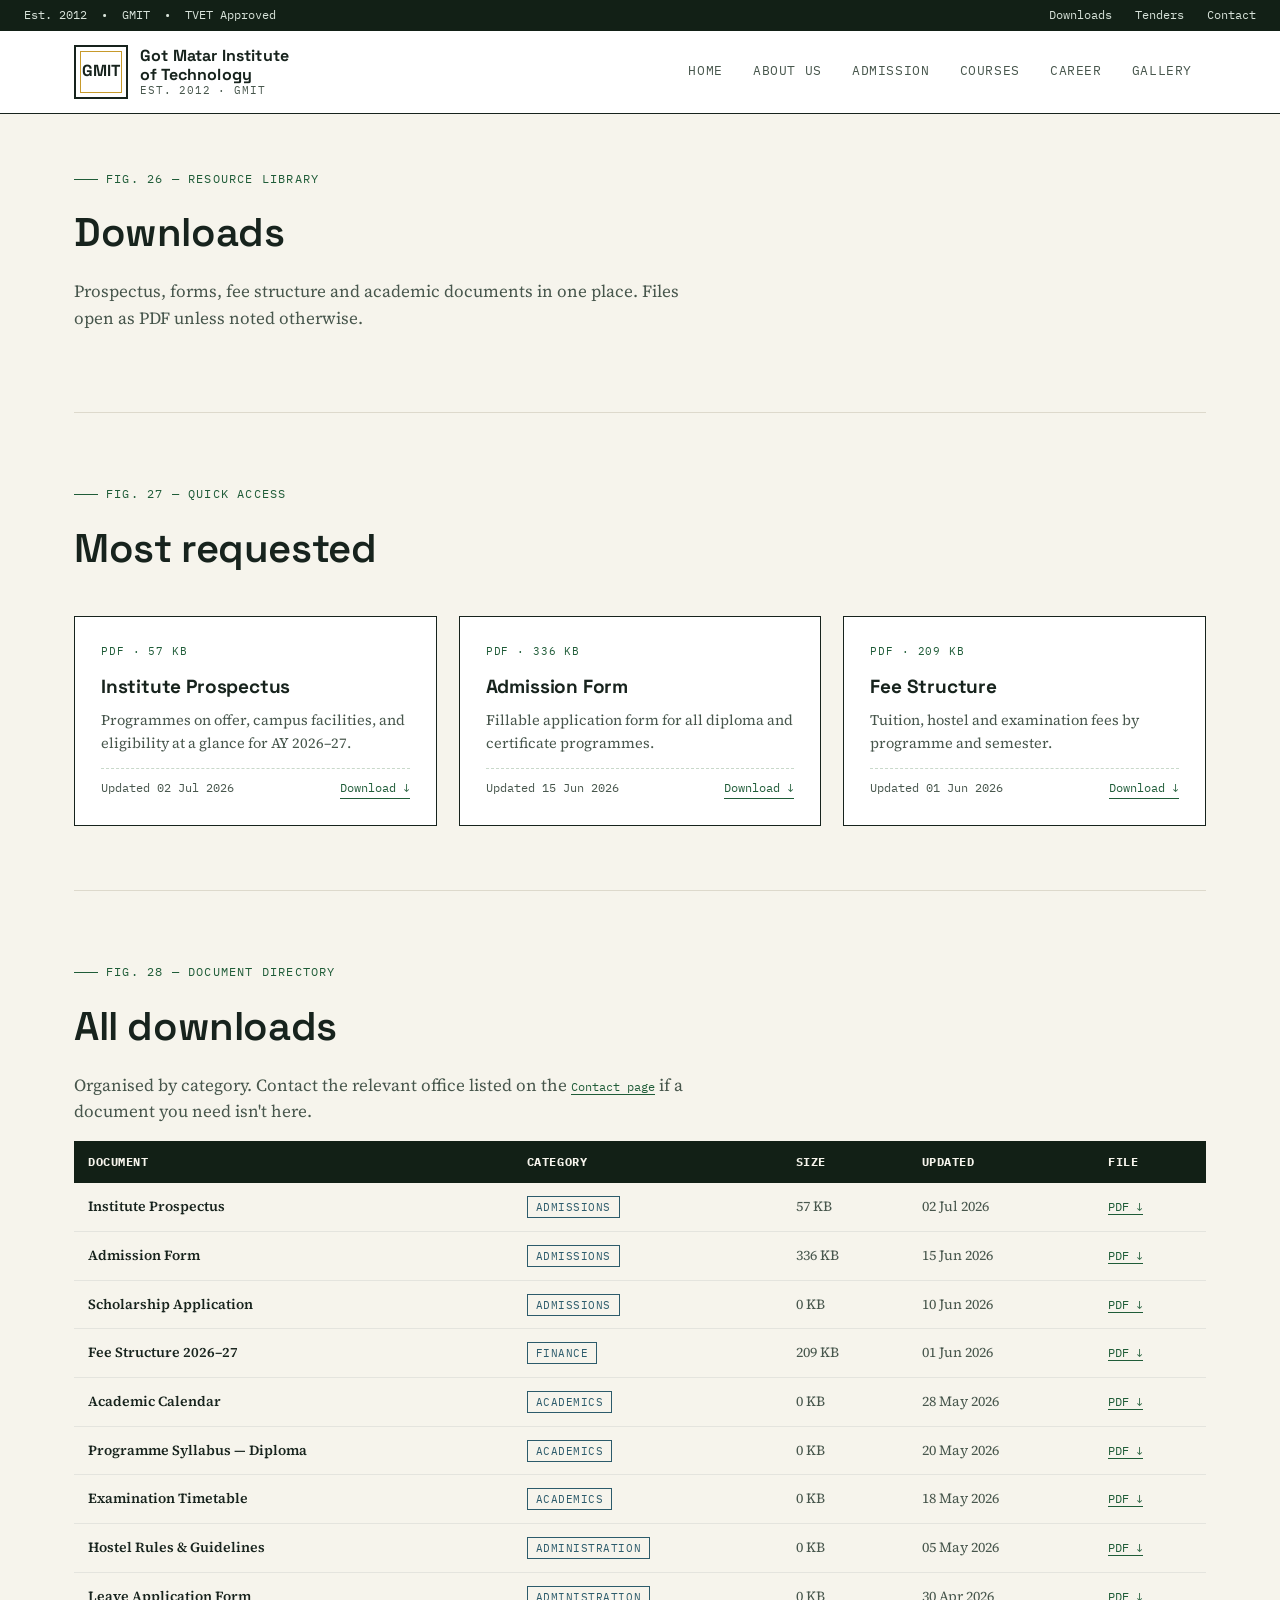
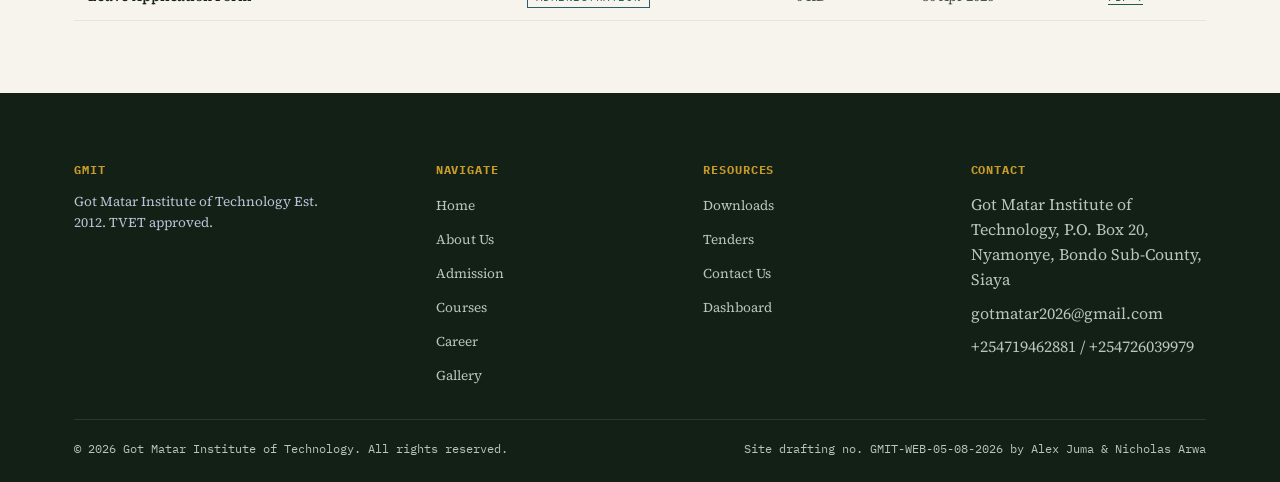
<file: downloads.html>
<!DOCTYPE html>
<html lang="en">

<head>
    <meta charset="UTF-8">
    <meta name="viewport" content="width=device-width, initial-scale=1.0">
    <title>Downloads | Got Matar Institute of Technology</title>
    <meta name="description"
        content="Prospectus, admission forms, fee structure, academic calendar and other downloadable documents for Got Matar Institute of Technology.">
    <link rel="preconnect" href="https://fonts.googleapis.com">
    <link
        href="https://fonts.googleapis.com/css2?family=Space+Grotesk:wght@400;500;600;700&family=Source+Serif+4:opsz,wght@8..60,400;8..60,600;8..60,700&family=IBM+Plex+Mono:wght@400;500&display=swap"
        rel="stylesheet">
    <link rel="stylesheet" href="css/styles.css">
</head>

<body>
    <a class="skip-link" href="#main">Skip to content</a>
    <div id="topbar"></div>
    <header class="site">
        <div id="nav-container"></div>
    </header>

    <main id="main">

        <!-- ===== Intro ===== -->
        <section style="padding-top:48px;">
            <div class="eyebrow">Fig. 26 &mdash; Resource Library</div>
            <h2 class="section-title">Downloads</h2>
            <p class="lede">Prospectus, forms, fee structure and academic documents in one place. Files open as PDF
                unless noted otherwise.</p>
        </section>

        <!-- ===== Quick access ===== -->
        <section>
            <div class="eyebrow">Fig. 27 &mdash; Quick Access</div>
            <h2 class="section-title">Most requested</h2>

            <div class="grid-3">
                <div class="card">
                    <span class="fig-label">PDF &middot; 57 KB</span>
                    <h3>Institute Prospectus</h3>
                    <p>Programmes on offer, campus facilities, and eligibility at a glance for AY 2026&ndash;27.</p>
                    <div class="spec-line">
                        <span>Updated 02 Jul 2026</span>
                        <a class="dl-link" href="downloads/prospectus-2026.pdf" download>Download &darr;</a>
                    </div>
                </div>

                <div class="card">
                    <span class="fig-label">PDF &middot; 336 KB</span>
                    <h3>Admission Form</h3>
                    <p>Fillable application form for all diploma and certificate programmes.</p>
                    <div class="spec-line">
                        <span>Updated 15 Jun 2026</span>
                        <a class="dl-link" href="downloads/admission-form-2026.pdf" download>Download &darr;</a>
                    </div>
                </div>

                <div class="card">
                    <span class="fig-label">PDF &middot; 209 KB</span>
                    <h3>Fee Structure</h3>
                    <p>Tuition, hostel and examination fees by programme and semester.</p>
                    <div class="spec-line">
                        <span>Updated 01 Jun 2026</span>
                        <a class="dl-link" href="downloads/GMIT_2026:27_Fee_Structure.pdf" download>Download &darr;</a>
                    </div>
                </div>
            </div>
        </section>

        <!-- ===== Full directory ===== -->
        <section>
            <div class="eyebrow">Fig. 28 &mdash; Document Directory</div>
            <h2 class="section-title">All downloads</h2>
            <p class="lede">Organised by category. Contact the relevant office listed on the <a class="dl-link"
                    href="contact.html">Contact page</a> if a document you need isn't here.</p>

            <table>
                <thead>
                    <tr>
                        <th>Document</th>
                        <th>Category</th>
                        <th>Size</th>
                        <th>Updated</th>
                        <th>File</th>
                    </tr>
                </thead>
                <tbody>
                    <tr>
                        <td><strong>Institute Prospectus</strong></td>
                        <td><span class="tag">Admissions</span></td>
                        <td>57 KB</td>
                        <td>02 Jul 2026</td>
                        <td><a class="dl-link" href="downloads/prospectus-2026.pdf" download>PDF &darr;</a></td>
                    </tr>
                    <tr>
                        <td><strong>Admission Form</strong></td>
                        <td><span class="tag">Admissions</span></td>
                        <td>336 KB</td>
                        <td>15 Jun 2026</td>
                        <td><a class="dl-link" href="downloads/admission-form-2026.pdf" download>PDF &darr;</a></td>
                    </tr>
                    <tr>
                        <td><strong>Scholarship Application</strong></td>
                        <td><span class="tag">Admissions</span></td>
                        <td>0 KB</td>
                        <td>10 Jun 2026</td>
                        <td><a class="dl-link" href="downloads/scholarship-form-2026.pdf" download>PDF &darr;</a></td>
                    </tr>
                    <tr>
                        <td><strong>Fee Structure 2026&ndash;27</strong></td>
                        <td><span class="tag">Finance</span></td>
                        <td>209 KB</td>
                        <td>01 Jun 2026</td>
                        <td><a class="dl-link" href="downloads/GMIT_2026:27_Fee_Structure.pdf" download>PDF &darr;</a></td>
                    </tr>
                    <tr>
                        <td><strong>Academic Calendar</strong></td>
                        <td><span class="tag">Academics</span></td>
                        <td>0 KB</td>
                        <td>28 May 2026</td>
                        <td><a class="dl-link" href="downloads/gmit-academic-calendar-2026.pdf" download>PDF &darr;</a></td>
                    </tr>
                    <tr>
                        <td><strong>Programme Syllabus &mdash; Diploma</strong></td>
                        <td><span class="tag">Academics</span></td>
                        <td>0 KB</td>
                        <td>20 May 2026</td>
                        <td><a class="dl-link" href="downloads/gmit-syllabus-diploma.pdf" download>PDF &darr;</a></td>
                    </tr>
                    <tr>
                        <td><strong>Examination Timetable</strong></td>
                        <td><span class="tag">Academics</span></td>
                        <td>0 KB</td>
                        <td>18 May 2026</td>
                        <td><a class="dl-link" href="downloads/gmit-exam-timetable.pdf" download>PDF &darr;</a></td>
                    </tr>
                    <tr>
                        <td><strong>Hostel Rules &amp; Guidelines</strong></td>
                        <td><span class="tag">Administration</span></td>
                        <td>0 KB</td>
                        <td>05 May 2026</td>
                        <td><a class="dl-link" href="downloads/gmit-hostel-rules.pdf" download>PDF &darr;</a></td>
                    </tr>
                    <tr>
                        <td><strong>Leave Application Form</strong></td>
                        <td><span class="tag">Administration</span></td>
                        <td>0 KB</td>
                        <td>30 Apr 2026</td>
                        <td><a class="dl-link" href="downloads/gmit-leave-form.pdf" download>PDF &darr;</a></td>
                    </tr>
                </tbody>
            </table>
        </section>

    </main>

    <footer>
        <div id="footer"></div>
    </footer>

    <script src="js/script.js"></script>
</body>

</html>
</file>
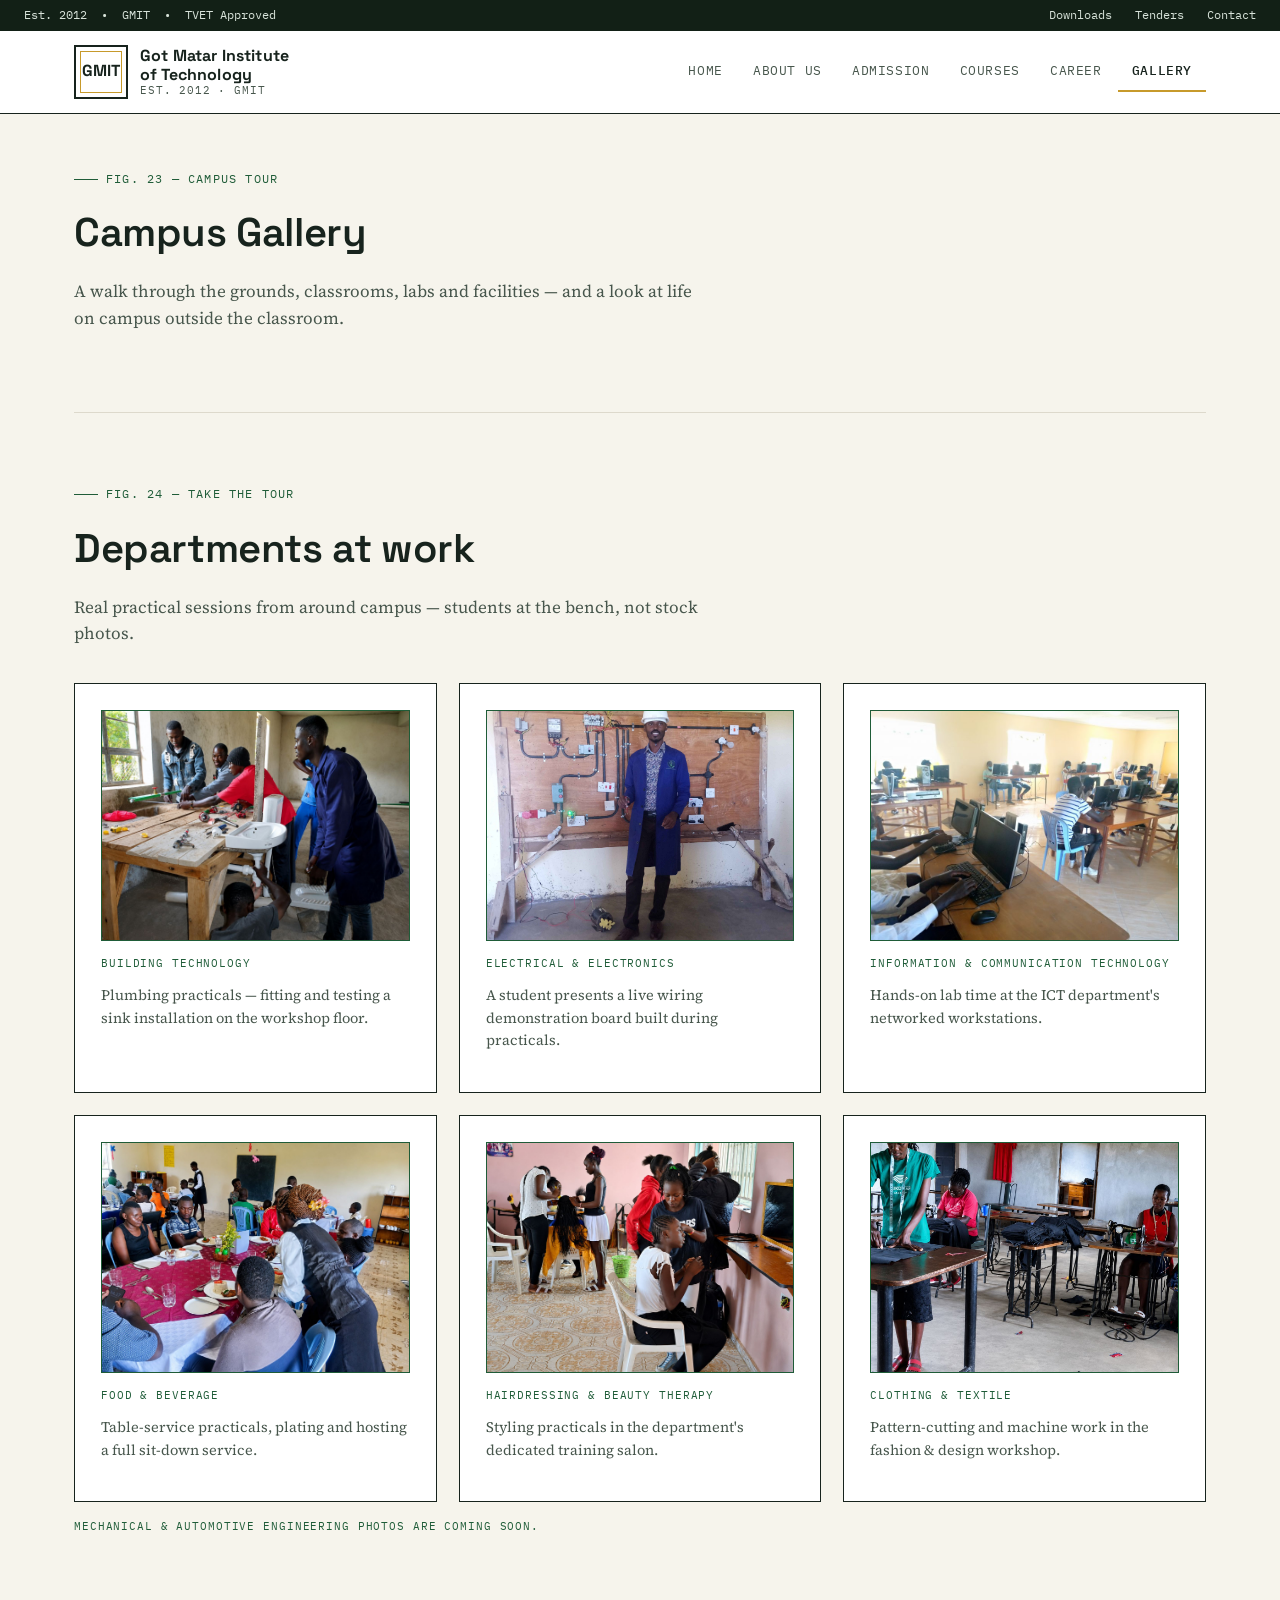
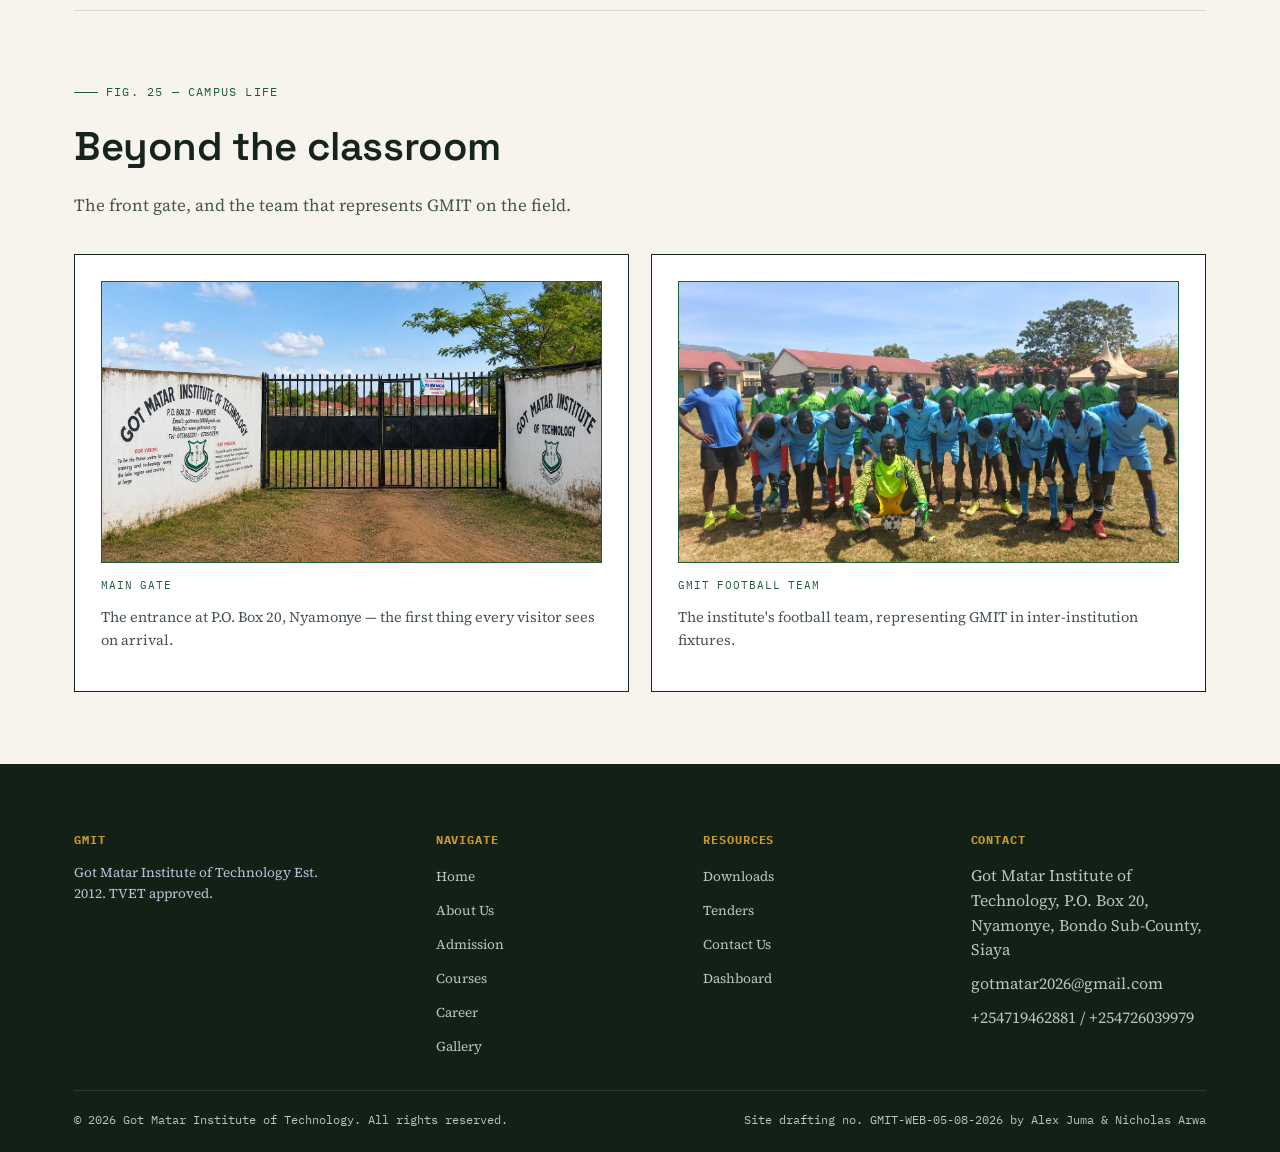
<file: gallery.html>
<!DOCTYPE html>
<html lang="en">

<head>
    <meta charset="UTF-8">
    <meta name="viewport" content="width=device-width, initial-scale=1.0">
    <title>Campus Gallery | Got Matar Institute of Technology</title>
    <meta name="description"
        content="A photo tour of Got Matar Institute of Technology &mdash; students at practical work across departments, the campus gate, and the football team.">
    <link rel="preconnect" href="https://fonts.googleapis.com">
    <link
        href="https://fonts.googleapis.com/css2?family=Space+Grotesk:wght@400;500;600;700&family=Source+Serif+4:opsz,wght@8..60,400;8..60,600;8..60,700&family=IBM+Plex+Mono:wght@400;500&display=swap"
        rel="stylesheet">
    <link rel="stylesheet" href="css/styles.css">
    <link rel="stylesheet" href="css/gallery.css">
</head>

<body>
    <a class="skip-link" href="#main">Skip to content</a>
    <div id="topbar"></div>
    <header class="site">
        <div id="nav-container"></div>
    </header>

    <main id="main">

        <!-- ===== Intro ===== -->
        <section style="padding-top:48px;">
            <div class="eyebrow">Fig. 23 &mdash; Campus Tour</div>
            <h2 class="section-title">Campus Gallery</h2>
            <p class="lede">A walk through the grounds, classrooms, labs and facilities &mdash; and a look at life on
                campus outside the classroom.</p>
        </section>

        <!-- ===== The tour: departments at work ===== -->
        <section>
            <div class="eyebrow">Fig. 24 &mdash; Take the Tour</div>
            <h2 class="section-title">Departments at work</h2>
            <p class="lede">Real practical sessions from around campus &mdash; students at the bench, not stock
                photos.</p>

            <div class="grid-3">
                <div class="card">
                    <div class="photo-frame blueprint-frame">
                        <img src="images/gallery/building-technology.jpg"
                            alt="Building Technology students fitting a sink and plumbing at a workbench">
                    </div>
                    <span class="fig-label">Building Technology</span>
                    <p>Plumbing practicals &mdash; fitting and testing a sink installation on the workshop floor.</p>
                </div>

                <div class="card">
                    <div class="photo-frame blueprint-frame">
                        <img src="images/gallery/electrical-electronics.jpg"
                            alt="Electrical & Electronics student demonstrating a wiring board">
                    </div>
                    <span class="fig-label">Electrical &amp; Electronics</span>
                    <p>A student presents a live wiring demonstration board built during practicals.</p>
                </div>

                <div class="card">
                    <div class="photo-frame blueprint-frame">
                        <img src="images/gallery/ict3.jpg" alt="ICT students at computer workstations">
                    </div>
                    <span class="fig-label">Information &amp; Communication Technology</span>
                    <p>Hands-on lab time at the ICT department's networked workstations.</p>
                </div>

                <div class="card">
                    <div class="photo-frame blueprint-frame">
                        <img src="images/gallery/food-beverage.jpg"
                            alt="Food & Beverage students practising table service">
                    </div>
                    <span class="fig-label">Food &amp; Beverage</span>
                    <p>Table-service practicals, plating and hosting a full sit-down service.</p>
                </div>

                <div class="card">
                    <div class="photo-frame blueprint-frame">
                        <img src="images/gallery/hairdressing-beauty.jpg"
                            alt="Hairdressing & Beauty Therapy students working on hairstyling">
                    </div>
                    <span class="fig-label">Hairdressing &amp; Beauty Therapy</span>
                    <p>Styling practicals in the department's dedicated training salon.</p>
                </div>

                <div class="card">
                    <div class="photo-frame blueprint-frame">
                        <img src="images/gallery/clothing-textile.jpg"
                            alt="Clothing & Textile students working at sewing machines">
                    </div>
                    <span class="fig-label">Clothing &amp; Textile</span>
                    <p>Pattern-cutting and machine work in the fashion &amp; design workshop.</p>
                </div>
            </div>
            <p class="fig-label" style="margin-top:16px;">Mechanical &amp; Automotive Engineering photos are coming
                soon.</p>
        </section>

        <!-- ===== Campus life ===== -->
        <section>
            <div class="eyebrow">Fig. 25 &mdash; Campus Life</div>
            <h2 class="section-title">Beyond the classroom</h2>
            <p class="lede">The front gate, and the team that represents GMIT on the field.</p>

            <div class="grid-2">
                <div class="card">
                    <div class="photo-frame wide blueprint-frame">
                        <img src="images/gallery/main-gate.jpg"
                            alt="Main gate and entrance signage, Got Matar Institute of Technology">
                    </div>
                    <span class="fig-label">Main Gate</span>
                    <p>The entrance at P.O. Box 20, Nyamonye &mdash; the first thing every visitor sees on arrival.</p>
                </div>

                <div class="card">
                    <div class="photo-frame wide blueprint-frame">
                        <img src="images/gallery/football-team.jpg" alt="GMIT football team group photo">
                    </div>
                    <span class="fig-label">GMIT Football Team</span>
                    <p>The institute's football team, representing GMIT in inter-institution fixtures.</p>
                </div>
            </div>
        </section>

    </main>

    <footer>
        <div id="footer"></div>
    </footer>

    <script src="js/script.js"></script>
</body>

</html>
</file>
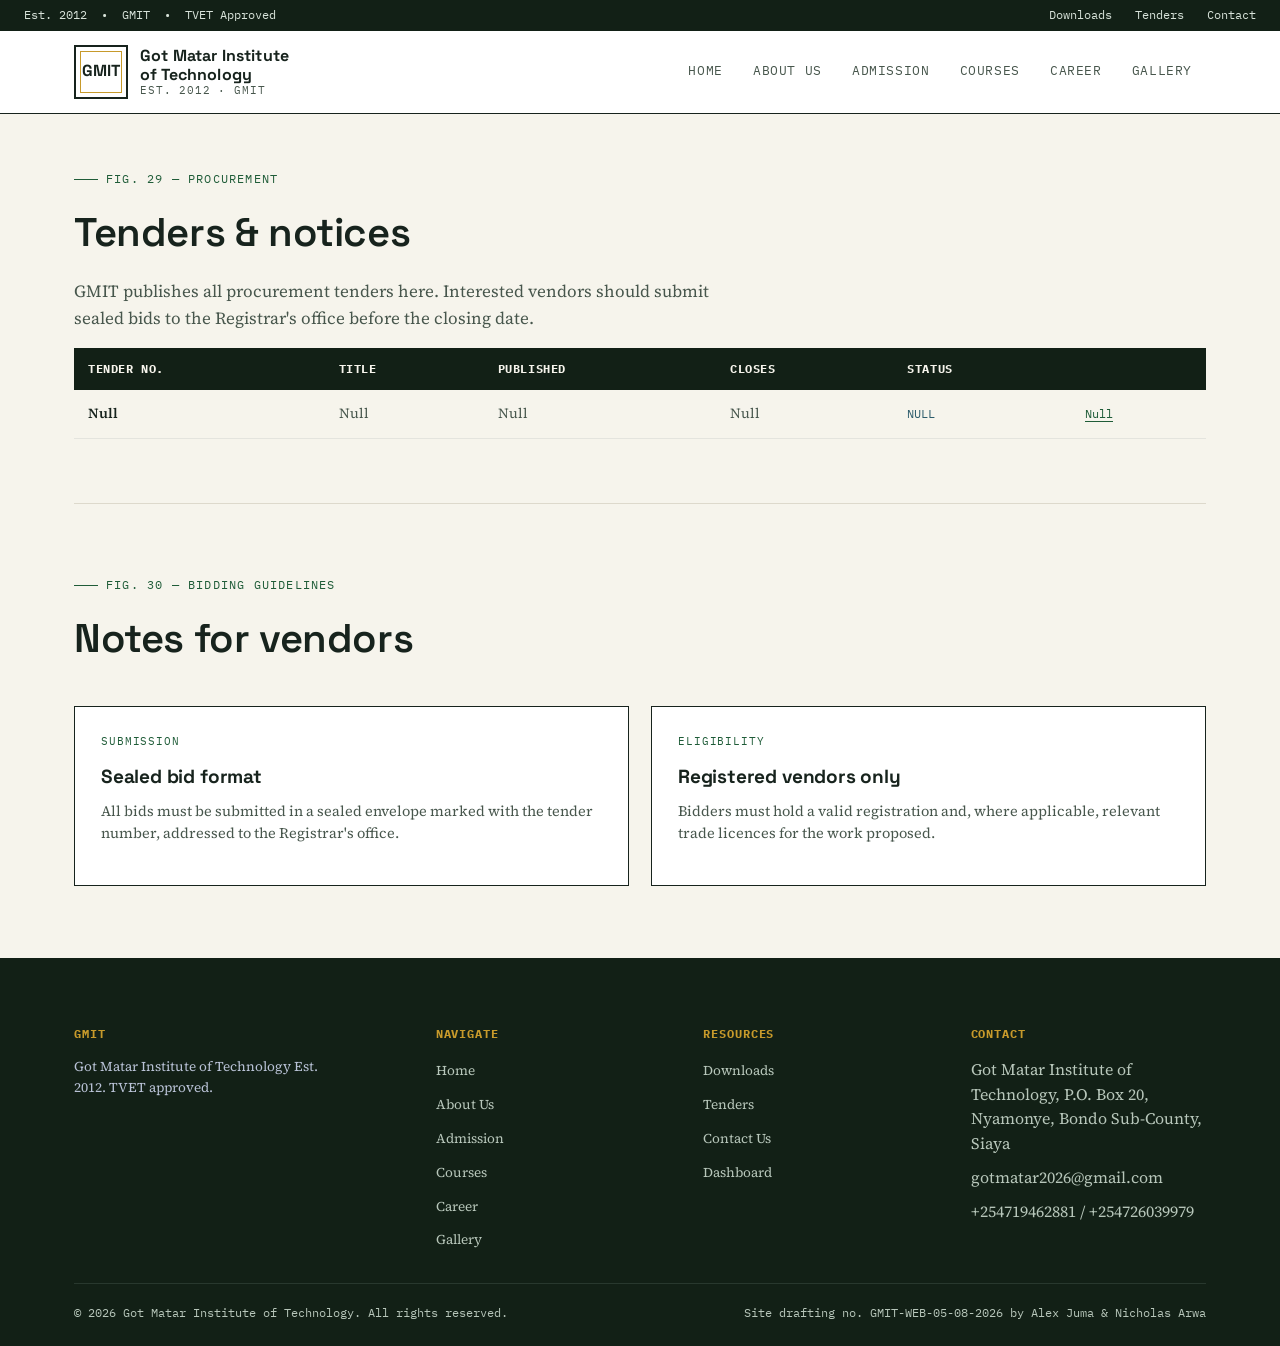
<file: tenders.html>
<!DOCTYPE html>
<html lang="en">
<head>
<meta charset="UTF-8">
<meta name="viewport" content="width=device-width, initial-scale=1.0">
<title>Tenders | Got Matar Institute of Technology</title>
<meta name="description" content="Current and past procurement tenders published by Got Matar Institute of Technology.">
<link rel="preconnect" href="https://fonts.googleapis.com">
<link href="https://fonts.googleapis.com/css2?family=Space+Grotesk:wght@400;500;600;700&family=Source+Serif+4:opsz,wght@8..60,400;8..60,600;8..60,700&family=IBM+Plex+Mono:wght@400;500&display=swap" rel="stylesheet">
<link rel="stylesheet" href="css/styles.css">
</head>
<body>
<a class="skip-link" href="#main">Skip to content</a>
<div id="topbar"></div>
<header class="site">
  <div id="nav-container"></div>
</header>

<main id="main">

  <section style="padding-top:48px;">
    <div class="eyebrow">Fig. 29 &mdash; Procurement</div>
    <h2 class="section-title">Tenders &amp; notices</h2>
    <p class="lede">GMIT publishes all procurement tenders here. Interested vendors should submit sealed bids to the Registrar's office before the closing date.</p>

    <table>
      <thead>
        <tr><th>Tender No.</th><th>Title</th><th>Published</th><th>Closes</th><th>Status</th><th></th></tr>
      </thead>
      <tbody>
        <tr><td><strong>Null</strong></td><td>Null</td><td>Null</td><td>Null</td><td><span class="status-open">Null</span></td><td><a class="dl-link" href="downloads/brochure.pdf" onclick="return false; " target="_blank">Null</a></td></tr>
      <!---
        <tr><td><strong>GMIT/T/26-06</strong></td><td>Supply of laboratory equipment &mdash; Electronics dept.</td><td>10 Jul 2026</td><td>05 Aug 2026</td><td><span class="status-open">Open</span></td><td><a class="dl-link" href="#" onclick="return false;">Download</a></td></tr>
        <tr><td><strong>GMIT/T/26-05</strong></td><td>Annual housekeeping services contract</td><td>02 Jun 2026</td><td>30 Jun 2026</td><td><span class="status-closed">Closed</span></td><td><a class="dl-link" href="#" onclick="return false;">Download</a></td></tr>
        <tr><td><strong>GMIT/T/26-04</strong></td><td>Hostel mess catering contract, north block</td><td>14 May 2026</td><td>10 Jun 2026</td><td><span class="status-closed">Closed</span></td><td><a class="dl-link" href="#" onclick="return false;">Download</a></td></tr>
        <tr><td><strong>GMIT/T/26-03</strong></td><td>Campus CCTV upgrade &mdash; phase II</td><td>02 Apr 2026</td><td>28 Apr 2026</td><td><span class="status-closed">Closed</span></td><td><a class="dl-link" href="#" onclick="return false;">Download</a></td></tr>
      --->
      </tbody>
    </table>
  </section>

  <section>
    <div class="eyebrow">Fig. 30 &mdash; Bidding Guidelines</div>
    <h2 class="section-title">Notes for vendors</h2>
    <div class="grid-2">
      <div class="card"><span class="fig-label">Submission</span><h3>Sealed bid format</h3><p>All bids must be submitted in a sealed envelope marked with the tender number, addressed to the Registrar's office.</p></div>
      <div class="card"><span class="fig-label">Eligibility</span><h3>Registered vendors only</h3><p>Bidders must hold a valid registration and, where applicable, relevant trade licences for the work proposed.</p></div>
    </div>
  </section>
</main>

<footer>
  <div id="footer"></div>
</footer>

<script src="js/script.js"></script>
</body>
</html>
</file>
<file: css/styles.css>
/* ==========================================================
   Got Matar Institute of Technology — shared stylesheet
   Blueprint / technical-drawing visual system
   Palette: institutional green &amp; gold, drawn from the real
   GMIT crest (see campus gate signage), on a warm parchment base.
   ========================================================== */

:root {
    --ink: #17231D;
    --ink-soft: #47564C;
    --paper: #F6F4EC;
    --paper-raised: #FFFFFF;
    --line-blue: #1F5C38;
    --line-blue-soft: #C9D9CB;
    --amber: #C79A2B;
    --amber-deep: #9C7A1E;
    --teal: #2C5B6B;
    --rust: #A13F2E;
    --ink-dark: #122016;
}

* {
    box-sizing: border-box;
}

html {
    scroll-behavior: smooth;
}

body {
    margin: 0;
    background: var(--paper);
    color: var(--ink);
    font-family: 'Source Serif 4', serif;
    line-height: 1.55;
    -webkit-font-smoothing: antialiased;
}

h1,
h2,
h3,
h4 {
    font-family: 'Space Grotesk', sans-serif;
    margin: 0;
    color: var(--ink);
    letter-spacing: -0.01em;
}

.mono {
    font-family: 'IBM Plex Mono', monospace;
    letter-spacing: 0.04em;
    text-transform: uppercase;
}

a {
    color: inherit;
}

img {
    max-width: 100%;
    display: block;
}

button {
    font-family: inherit;
    cursor: pointer;
}

/* Blueprint grid backdrop */
.grid-bg {
    background-image:
        linear-gradient(var(--line-blue-soft) 1px, transparent 1px),
        linear-gradient(90deg, var(--line-blue-soft) 1px, transparent 1px);
    background-size: 32px 32px;
    background-position: -1px -1px;
}

/* corner bracket frame — the signature device */
.blueprint-frame {
    position: relative;
    border: 1px solid var(--line-blue);
}

.blueprint-frame::before,
.blueprint-frame::after {
    content: "";
    position: absolute;
    width: 14px;
    height: 14px;
    border: 2px solid var(--amber);
}

.blueprint-frame::before {
    top: -2px;
    left: -2px;
    border-right: none;
    border-bottom: none;
}

.blueprint-frame::after {
    bottom: -2px;
    right: -2px;
    border-left: none;
    border-top: none;
}

.fig-label {
    font-family: 'IBM Plex Mono', monospace;
    font-size: 11px;
    letter-spacing: 0.08em;
    color: var(--line-blue);
    text-transform: uppercase;
}

/* ===== Skip link ===== */
.skip-link {
    position: absolute;
    left: -999px;
    top: 0;
    background: var(--amber);
    color: var(--ink-dark);
    padding: 10px 16px;
    z-index: 999;
    font-family: 'IBM Plex Mono', monospace;
}

.skip-link:focus {
    left: 10px;
    top: 10px;
}

:focus-visible {
    outline: 2px solid var(--amber);
    outline-offset: 2px;
}

/* ===== Top bar ===== */
.topbar {
    background: var(--ink-dark);
    color: #D8E3DA;
    font-family: 'IBM Plex Mono', monospace;
    font-size: 12px;
    padding: 6px 24px;
    display: flex;
    justify-content: space-between;
    flex-wrap: wrap;
    gap: 6px;
}

.topbar a {
    color: #D8E3DA;
    text-decoration: none;
    margin-left: 16px;
}

.topbar a:hover {
    color: var(--amber);
}

/* ===== Nav ===== */
header.site {
    position: sticky;
    top: 0;
    z-index: 100;
    background: var(--paper-raised);
    border-bottom: 1px solid var(--ink);
}

.nav-wrap {
    max-width: 1180px;
    margin: 0 auto;
    display: flex;
    align-items: center;
    justify-content: space-between;
    padding: 14px 24px;
}

.brand {
    display: flex;
    align-items: center;
    gap: 12px;
    text-decoration: none;
}

.brand-mark {
    width: 54px;
    height: 54px;
    border: 2px solid var(--ink);
    display: flex;
    align-items: center;
    justify-content: center;
    font-family: 'Space Grotesk', sans-serif;
    font-weight: 700;
    font-size: 16px;
    position: relative;
    flex-shrink: 0;
}

.brand-mark::after {
    content: "";
    position: absolute;
    inset: 4px;
    border: 1px solid var(--amber);
}

.brand-text {
    display: flex;
    flex-direction: column;
    line-height: 1.15;
}

.brand-text strong {
    font-family: 'Space Grotesk', sans-serif;
    font-size: 16px;
    letter-spacing: 0.01em;
}

.brand-text span {
    font-family: 'IBM Plex Mono', monospace;
    font-size: 10.5px;
    letter-spacing: 0.08em;
    color: var(--ink-soft);
    text-transform: uppercase;
}

nav.primary ul {
    list-style: none;
    display: flex;
    gap: 2px;
    margin: 0;
    padding: 0;
}

nav.primary a {
    display: block;
    padding: 10px 14px;
    text-decoration: none;
    font-family: 'IBM Plex Mono', monospace;
    font-size: 12.5px;
    letter-spacing: 0.05em;
    text-transform: uppercase;
    color: var(--ink-soft);
    border-bottom: 2px solid transparent;
    transition: color .15s, border-color .15s;
}

nav.primary a:hover {
    color: var(--ink);
}

nav.primary a.active {
    color: var(--ink);
    border-color: var(--amber);
    font-weight: 500;
}

.nav-toggle {
    display: none;
    background: none;
    border: 1px solid var(--ink);
    padding: 8px 10px;
}

.nav-toggle span,
.nav-toggle span::before,
.nav-toggle span::after {
    content: "";
    display: block;
    width: 20px;
    height: 2px;
    background: var(--ink);
    position: relative;
}

.nav-toggle span::before {
    top: 6px;
}

.nav-toggle span::after {
    top: -4px;
}

@media (max-width:920px) {
    nav.primary {
        display: none;
        position: absolute;
        top: 100%;
        left: 0;
        right: 0;
        background: var(--paper-raised);
        border-bottom: 1px solid var(--ink);
    }

    nav.primary.open {
        display: block;
    }

    nav.primary ul {
        flex-direction: column;
        padding: 8px 24px 16px;
    }

    nav.primary a {
        padding: 12px 4px;
        border-bottom: 1px solid #E4E4DE;
    }

    .nav-toggle {
        display: block;
    }
}

main {
    max-width: 1180px;
    margin: 0 auto;
    padding: 0 24px;
}

section {
    padding: 64px 0;
    border-bottom: 1px solid #DDD9CC;
}

section:last-child {
    border-bottom: none;
}

.eyebrow {
    display: inline-flex;
    align-items: center;
    gap: 8px;
    font-family: 'IBM Plex Mono', monospace;
    font-size: 12px;
    letter-spacing: 0.1em;
    text-transform: uppercase;
    color: var(--line-blue);
    margin-bottom: 14px;
}

.eyebrow::before {
    content: "";
    width: 24px;
    height: 1px;
    background: var(--line-blue);
}

h2.section-title {
    font-size: clamp(28px, 4vw, 40px);
    font-weight: 600;
    max-width: 760px;
}

.lede {
    max-width: 640px;
    color: var(--ink-soft);
    font-size: 17px;
    margin-top: 14px;
}

/* ===== HOME: hero ===== */
.hero {
    padding: 56px 0 40px;
    display: grid;
    grid-template-columns: 1.1fr 0.9fr;
    gap: 48px;
    align-items: center;
}

@media (max-width:900px) {
    .hero {
        grid-template-columns: 1fr;
    }
}

.hero-eyebrow {
    font-family: 'IBM Plex Mono', monospace;
    font-size: 12px;
    letter-spacing: 0.12em;
    color: var(--line-blue);
    text-transform: uppercase;
    margin-bottom: 18px;
}

.hero h1 {
    font-size: clamp(34px, 5.4vw, 58px);
    font-weight: 700;
    line-height: 1.03;
    letter-spacing: -0.02em;
}

.hero h1 em {
    font-style: normal;
    color: var(--line-blue);
}

.hero p.lede {
    margin-top: 20px;
    font-size: 18px;
}

.hero-ctas {
    display: flex;
    gap: 14px;
    margin-top: 30px;
    flex-wrap: wrap;
}

.btn {
    font-family: 'IBM Plex Mono', monospace;
    font-size: 13px;
    letter-spacing: 0.06em;
    text-transform: uppercase;
    padding: 14px 22px;
    border: 1px solid var(--ink);
    text-decoration: none;
    display: inline-block;
    background: transparent;
    transition: .15s;
}

.btn-primary {
    background: var(--ink);
    color: var(--paper);
}

.btn-primary:hover {
    background: var(--line-blue);
    border-color: var(--line-blue);
}

.btn-ghost {
    background: transparent;
    color: var(--ink);
}

.btn-ghost:hover {
    background: var(--line-blue);
    color: var(--paper);
    border-color: var(--line-blue);
}

.hero-diagram {
    aspect-ratio: 1/1.02;
    padding: 22px;
    position: relative;
    background: var(--paper-raised);
}

.hero-diagram .diagram-inner {
    height: 100%;
    border: 1px dashed var(--line-blue-soft);
    position: relative;
    padding: 18px;
}

.campus-block {
    position: absolute;
    border: 1.5px solid var(--ink);
    background: rgba(47, 93, 156, 0.05);
}

.callout {
    position: absolute;
    font-family: 'IBM Plex Mono', monospace;
    font-size: 10.5px;
    color: var(--teal);
    background: var(--paper-raised);
    padding: 2px 6px;
    border: 1px solid var(--line-blue-soft);
    white-space: nowrap;
}

.stat-strip {
    display: grid;
    grid-template-columns: repeat(4, 1fr);
    gap: 0;
    border-top: 1px solid var(--ink);
    border-bottom: 1px solid var(--ink);
    margin-top: 52px;
}

.stat {
    padding: 22px 20px;
    border-left: 1px solid var(--ink);
}

.stat:first-child {
    border-left: none;
}

.stat .fig-label {
    display: block;
    margin-bottom: 10px;
}

.stat strong {
    display: block;
    font-family: 'Space Grotesk', sans-serif;
    font-size: 30px;
    color: var(--ink);
}

.stat span.label {
    font-size: 13px;
    color: var(--ink-soft);
}

@media (max-width:760px) {
    .stat-strip {
        grid-template-columns: repeat(2, 1fr);
    }

    .stat:nth-child(3) {
        border-left: none;
    }
}

/* program cards */
.grid-3 {
    display: grid;
    grid-template-columns: repeat(3, 1fr);
    gap: 22px;
    margin-top: 36px;
}

@media (max-width:860px) {
    .grid-3 {
        grid-template-columns: 1fr 1fr;
    }
}

@media (max-width:600px) {
    .grid-3 {
        grid-template-columns: 1fr;
    }
}

.grid-2 {
    display: grid;
    grid-template-columns: 1fr 1fr;
    gap: 22px;
    margin-top: 36px;
}

@media (max-width:700px) {
    .grid-2 {
        grid-template-columns: 1fr;
    }
}

.card {
    background: var(--paper-raised);
    padding: 26px;
    position: relative;
    border: 1px solid var(--ink);
}

.card .fig-label {
    margin-bottom: 12px;
    display: block;
}

.card h3 {
    font-size: 19px;
    margin-bottom: 8px;
}

.card p {
    color: var(--ink-soft);
    font-size: 14.5px;
    margin: 0 0 14px;
}

.card .spec-line {
    display: flex;
    justify-content: space-between;
    font-family: 'IBM Plex Mono', monospace;
    font-size: 11.5px;
    color: var(--ink-soft);
    border-top: 1px dashed var(--line-blue-soft);
    padding-top: 10px;
    margin-top: 10px;
}

.ticker-wrap {
    margin-top: 56px;
    border: 1px solid var(--ink);
    background: var(--paper-raised);
}

.ticker-head {
    display: flex;
    justify-content: space-between;
    align-items: center;
    padding: 12px 18px;
    border-bottom: 1px solid var(--ink);
    background: var(--ink-dark);
    color: var(--paper);
}

.ticker-head .fig-label {
    color: var(--amber);
}

.ticker-item {
    display: grid;
    grid-template-columns: 100px 1fr 110px;
    gap: 16px;
    padding: 14px 18px;
    border-bottom: 1px solid #E4E4DE;
    font-size: 14px;
    align-items: baseline;
}

.ticker-item:last-child {
    border-bottom: none;
}

.ticker-item .date {
    font-family: 'IBM Plex Mono', monospace;
    font-size: 12px;
    color: var(--line-blue);
}

.tag {
    font-family: 'IBM Plex Mono', monospace;
    font-size: 10.5px;
    text-transform: uppercase;
    letter-spacing: 0.05em;
    padding: 3px 8px;
    border: 1px solid var(--teal);
    color: var(--teal);
    justify-self: start;
    height: fit-content;
}

@media (max-width:640px) {
    .ticker-item {
        grid-template-columns: 1fr;
        gap: 6px;
    }
}

/* ===== timeline (about) ===== */
.timeline {
    margin-top: 40px;
    position: relative;
    padding-left: 26px;
    border-left: 1.5px solid var(--line-blue-soft);
}

.tl-item {
    position: relative;
    padding-bottom: 34px;
}

.tl-item:last-child {
    padding-bottom: 0;
}

.tl-item::before {
    content: "";
    position: absolute;
    left: -31px;
    top: 4px;
    width: 10px;
    height: 10px;
    background: var(--amber);
    border: 2px solid var(--ink-dark);
}

.tl-item .fig-label {
    margin-bottom: 4px;
}

.tl-item h4 {
    font-size: 17px;
    margin-bottom: 4px;
}

.tl-item p {
    color: var(--ink-soft);
    font-size: 14.5px;
    margin: 0;
    max-width: 560px;
}

.people-grid {
    display: grid;
    grid-template-columns: repeat(3, 1fr);
    gap: 22px;
    margin-top: 36px;
}

@media (max-width:760px) {
    .people-grid {
        grid-template-columns: 1fr;
    }
}

.person {
    border-top: 2px solid var(--ink);
    padding-top: 14px;
}

.person .avatar {
    width: 100%;
    aspect-ratio: 4/3;
    background: var(--paper-raised);
    border: 1px solid var(--line-blue-soft);
    display: flex;
    align-items: center;
    justify-content: center;
    margin-bottom: 14px;
    font-family: 'Space Grotesk', sans-serif;
    font-size: 13px;
    color: var(--line-blue);
}

.person h4 {
    font-size: 16px;
    margin-bottom: 2px;
}

.person span {
    font-family: 'IBM Plex Mono', monospace;
    font-size: 11.5px;
    color: var(--ink-soft);
    text-transform: uppercase;
}

/* ===== admission steps ===== */
.steps {
    margin-top: 40px;
    display: grid;
    grid-template-columns: repeat(5, 1fr);
    gap: 0;
    border: 1px solid var(--ink);
}

.step {
    padding: 24px 18px;
    border-left: 1px solid var(--ink);
    position: relative;
}

.step:first-child {
    border-left: none;
}

.step .num {
    font-family: 'Space Grotesk', sans-serif;
    font-size: 26px;
    color: var(--line-blue);
    display: block;
    margin-bottom: 10px;
}

.step h4 {
    font-size: 14.5px;
    margin-bottom: 6px;
}

.step p {
    font-size: 12.5px;
    color: var(--ink-soft);
    margin: 0;
}

@media (max-width:900px) {
    .steps {
        grid-template-columns: 1fr 1fr;
    }

    .step {
        border-left: none;
        border-top: 1px solid var(--ink);
    }

    .step:nth-child(odd) {
        border-right: 1px solid var(--ink);
    }
}

@media (max-width:520px) {
    .steps {
        grid-template-columns: 1fr;
    }

    .step:nth-child(odd) {
        border-right: none;
    }
}

table {
    width: 100%;
    border-collapse: collapse;
    margin-top: 16px;
    font-size: 14px;
}

thead th {
    text-align: left;
    font-family: 'IBM Plex Mono', monospace;
    font-size: 11.5px;
    letter-spacing: 0.05em;
    text-transform: uppercase;
    color: var(--paper);
    background: var(--ink-dark);
    padding: 12px 14px;
}

tbody td {
    padding: 13px 14px;
    border-bottom: 1px solid #E4E4DE;
    color: var(--ink-soft);
}

tbody tr:hover {
    background: rgba(47, 93, 156, 0.05);
}

tbody td strong {
    color: var(--ink);
    font-weight: 600;
}

.status-open {
    color: var(--teal);
    font-family: 'IBM Plex Mono', monospace;
    font-size: 11.5px;
    text-transform: uppercase;
}

.status-closed {
    color: var(--rust);
    font-family: 'IBM Plex Mono', monospace;
    font-size: 11.5px;
    text-transform: uppercase;
}

.dl-link {
    font-family: 'IBM Plex Mono', monospace;
    font-size: 12px;
    color: var(--line-blue);
    text-decoration: none;
    border-bottom: 1px solid var(--line-blue);
}

.split {
    display: grid;
    grid-template-columns: 1fr 1fr;
    gap: 56px;
    margin-top: 36px;
}

@media (max-width:820px) {
    .split {
        grid-template-columns: 1fr;
    }
}

.job-card {
    border-bottom: 1px solid #DDD9CC;
    padding: 20px 0;
}

.job-card:first-child {
    padding-top: 0;
}

.job-card .row {
    display: flex;
    justify-content: space-between;
    gap: 12px;
    flex-wrap: wrap;
}

.job-card h4 {
    font-size: 16.5px;
}

.job-card .meta {
    font-family: 'IBM Plex Mono', monospace;
    font-size: 11.5px;
    color: var(--ink-soft);
    margin-top: 4px;
}

.job-card p {
    font-size: 14px;
    color: var(--ink-soft);
    margin-top: 8px;
    max-width: 520px;
}

form {
    margin-top: 24px;
    display: grid;
    gap: 16px;
    max-width: 520px;
}

label {
    font-family: 'IBM Plex Mono', monospace;
    font-size: 11.5px;
    text-transform: uppercase;
    letter-spacing: 0.05em;
    color: var(--ink-soft);
    display: block;
    margin-bottom: 6px;
}

input,
textarea,
select {
    width: 100%;
    border: 1px solid var(--ink);
    background: var(--paper-raised);
    padding: 11px 12px;
    font-family: 'Source Serif 4', serif;
    font-size: 14.5px;
    color: var(--ink);
}

input:focus,
textarea:focus,
select:focus {
    outline: 2px solid var(--amber);
    outline-offset: 1px;
}

textarea {
    resize: vertical;
    min-height: 110px;
}

.contact-block {
    margin-bottom: 26px;
}

.contact-block .fig-label {
    display: block;
    margin-bottom: 6px;
}

.contact-block p {
    margin: 0;
    color: var(--ink-soft);
}

.contact-block a {
    color: var(--line-blue);
    text-decoration: none;
    border-bottom: 1px solid var(--line-blue-soft);
}

.site-plan {
    aspect-ratio: 1/1;
    position: relative;
    border: 1px solid var(--ink);
    background: var(--paper-raised);
    padding: 16px;
}

footer {
    background: var(--ink-dark);
    color: #B7C6BA;
    padding: 48px 0 24px;
    margin-top: 8px;
}

.footer-inner {
    max-width: 1180px;
    margin: 0 auto;
    padding: 0 24px;
}

.footer-grid {
    display: grid;
    grid-template-columns: 1.4fr 1fr 1fr 1fr;
    gap: 32px;
    padding-bottom: 32px;
    border-bottom: 1px solid #28382E;
}

@media (max-width:800px) {
    .footer-grid {
        grid-template-columns: 1fr 1fr;
    }
}

.footer-grid h5 {
    font-family: 'IBM Plex Mono', monospace;
    font-size: 11.5px;
    letter-spacing: 0.08em;
    text-transform: uppercase;
    color: var(--amber);
    margin-bottom: 14px;
}

.footer-grid ul {
    list-style: none;
    padding: 0;
    margin: 0;
    display: grid;
    gap: 9px;
}

.footer-grid a {
    text-decoration: none;
    color: #B7C6BA;
    font-size: 13.5px;
}

.footer-grid a:hover {
    color: #fff;
}

.footer-bottom {
    display: flex;
    justify-content: space-between;
    flex-wrap: wrap;
    gap: 8px;
    padding-top: 20px;
    font-family: 'IBM Plex Mono', monospace;
    font-size: 11.5px;
}

@media (prefers-reduced-motion:reduce) {
    * {
        animation: none !important;
        transition: none !important;
        scroll-behavior: auto !important;
    }
}
</file>
<file: css/courses.css>
/* page-scoped: let wide course tables scroll horizontally on small screens instead of breaking layout */
        .table-scroll {
            overflow-x: auto;
        }

        .table-scroll table {
            min-width: 720px;
        }
</file>
<file: css/dashboard.css>
/* page-scoped: full-bleed, fully visible embed of the published sheet */
    .dashboard-embed {
        width: 94vw;
        position: relative;
        left: 50%;
        right: 50%;
        margin-left: -47vw;
        margin-right: -47vw;
        height: 90vh;
        min-height: 820px;
        border: 1px solid var(--ink);
        background: var(--paper-raised);
        overflow: hidden;
    }

    .dashboard-embed iframe {
        display: block;
        width: 100%;
        height: 100%;
        border: 0;
    }
</file>
<file: css/gallery.css>
/* page-scoped: photo frames for the gallery, built on the existing blueprint-frame device */
     .photo-frame {
         aspect-ratio: 4/3;
         overflow: hidden;
         background: var(--paper-raised);
         margin-bottom: 14px;
     }

     .photo-frame img {
         width: 100%;
         height: 100%;
         object-fit: cover;
         display: block;
     }

     .photo-frame.wide {
         aspect-ratio: 16/9;
     }
</file>
